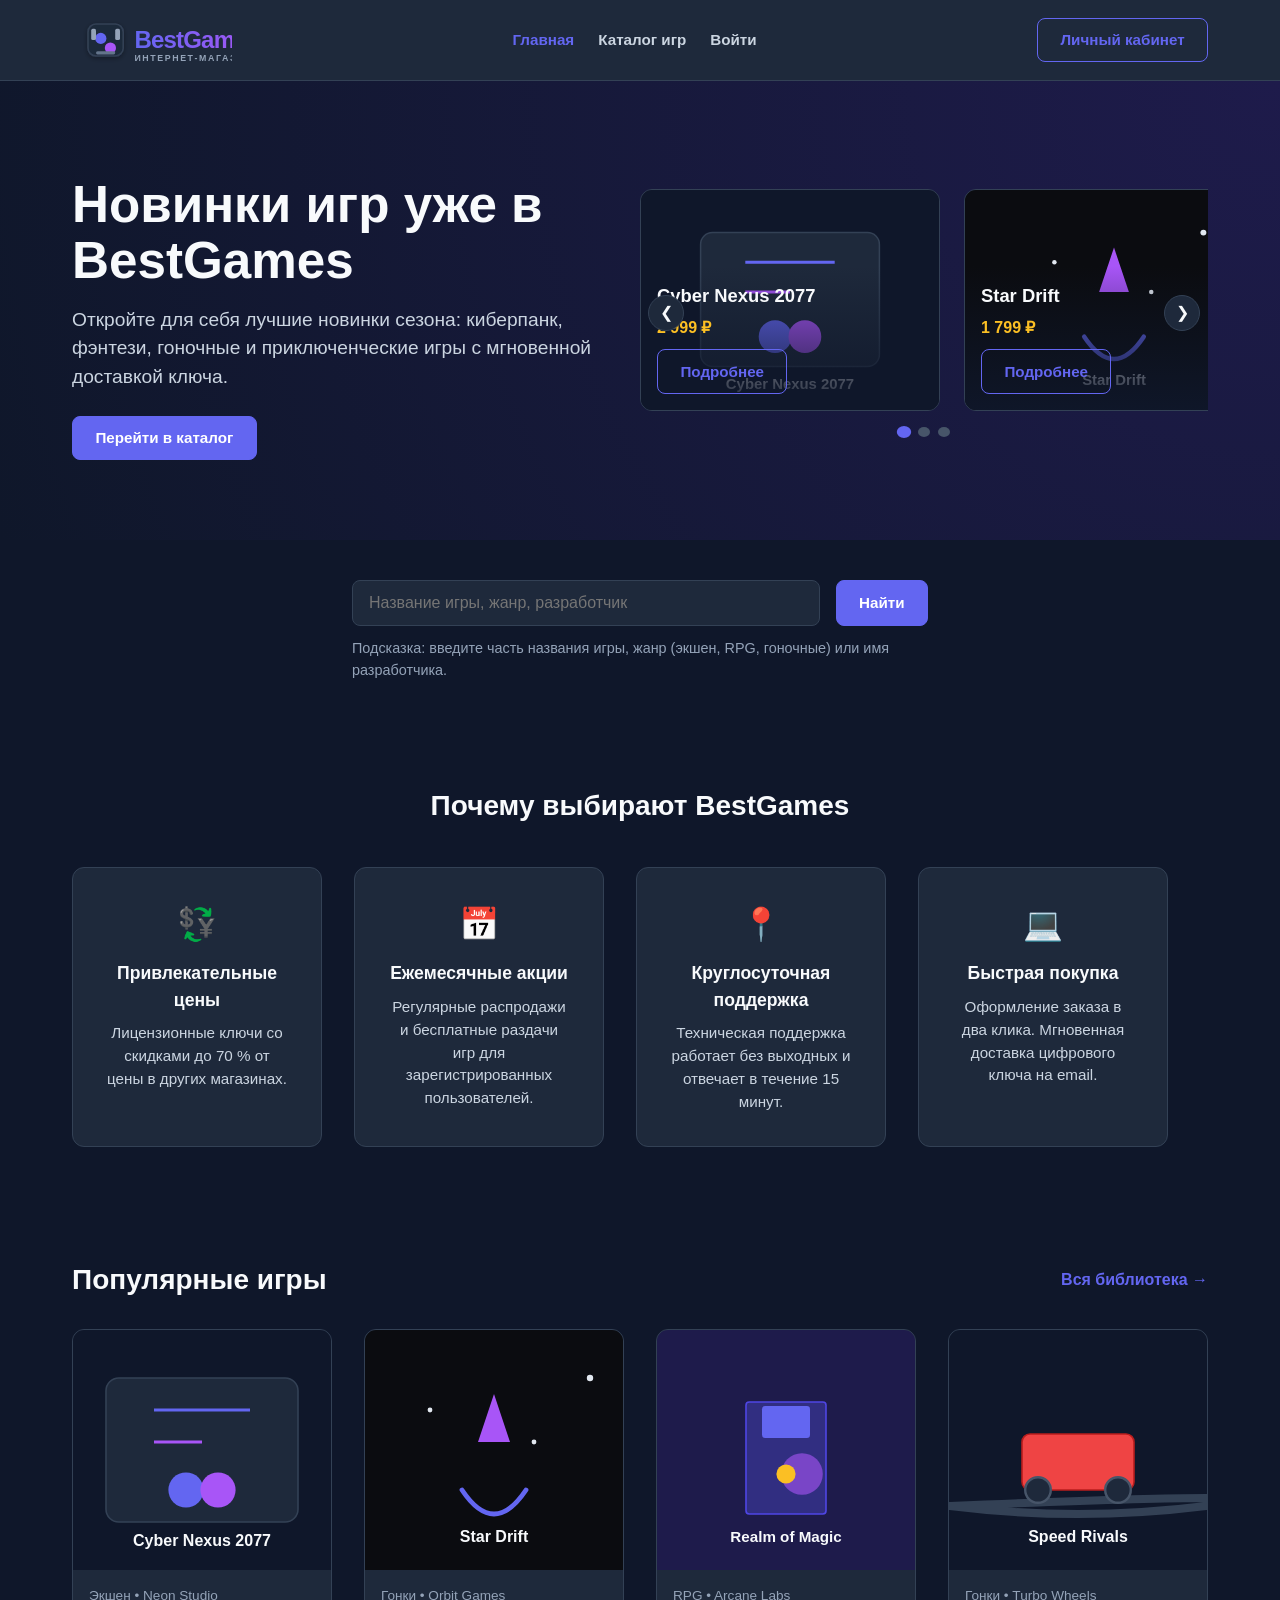
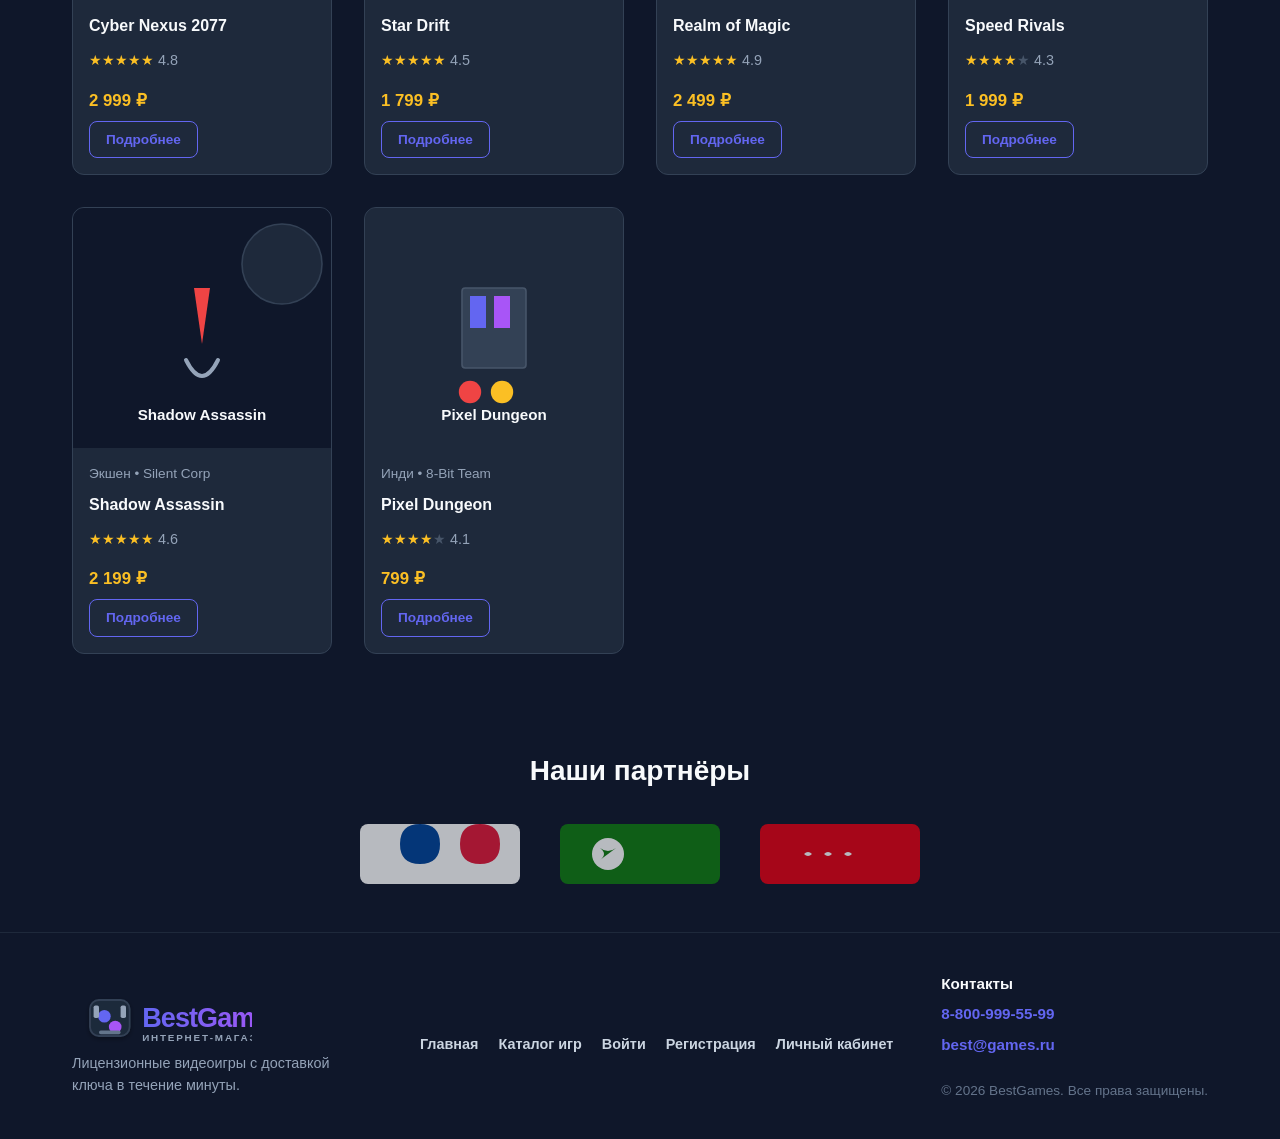
<file: index.html>
<!DOCTYPE html>
<html lang="ru">
<head>
  <meta charset="UTF-8">
  <meta name="viewport" content="width=device-width, initial-scale=1.0">
  <title>BestGames — интернет-магазин видеоигр</title>
  <meta name="description" content="Купить лицензионные видеоигры по выгодным ценам. Лучшие новинки и хиты продаж в каталоге BestGames.">
  <link rel="preload" as="image" href="img/logo.svg">
  <link rel="stylesheet" href="css/style.css">
  <link rel="stylesheet" href="css/responsive.css">
  <!-- Подключение шрифтов Open Sans (задаётся в CSS через font-family с фолбэком) -->
</head>
<body>
  <!-- ===== HEADER ===== -->
  <header class="header">
    <div class="container header__container">
      <a href="index.html" class="header__logo link">
        <img src="img/logo.svg" alt="Логотип BestGames" class="header__logo-img" width="200" height="60">
      </a>
      <nav class="nav header__nav">
        <ul class="nav__list list-reset">
          <li class="nav__item"><a href="index.html" class="nav__link link active">Главная</a></li>
          <li class="nav__item"><a href="catalog.html" class="nav__link link">Каталог игр</a></li>
          <li class="nav__item"><a href="login.html" class="nav__link link">Войти</a></li>
        </ul>
      </nav>
      <div class="header__actions">
        <a href="profile.html" class="btn btn--outline header__btn link">Личный кабинет</a>
        <button class="burger" aria-label="Открыть меню" aria-expanded="false" aria-controls="mobile-menu">
          <span class="burger__line"></span>
          <span class="burger__line"></span>
          <span class="burger__line"></span>
        </button>
      </div>
    </div>
    <!-- Мобильное меню (бургер) -->
    <nav class="mobile-nav" id="mobile-menu" hidden>
      <div class="container mobile-nav__container">
        <ul class="mobile-nav__list list-reset">
          <li class="mobile-nav__item"><a href="index.html" class="mobile-nav__link link">Главная</a></li>
          <li class="mobile-nav__item"><a href="catalog.html" class="mobile-nav__link link">Каталог игр</a></li>
          <li class="mobile-nav__item"><a href="login.html" class="mobile-nav__link link">Войти</a></li>
          <li class="mobile-nav__item"><a href="profile.html" class="mobile-nav__link link">Личный кабинет</a></li>
        </ul>
      </div>
    </nav>
  </header>

  <main>
    <!-- ===== HERO / СЛАЙДЕР (Новинки игр) ===== -->
    <section class="hero">
      <div class="container hero__container">
        <div class="hero__content">
          <h1 class="hero__title">Новинки игр уже в BestGames</h1>
          <p class="hero__desc">Откройте для себя лучшие новинки сезона: киберпанк, фэнтези, гоночные и приключенческие игры с мгновенной доставкой ключа.</p>
          <a href="catalog.html" class="btn btn--primary hero__btn link">Перейти в каталог</a>
        </div>
        <div class="hero__slider">
          <div class="slider" aria-label="Слайдер новинок игр">
            <div class="slider__track">
              <div class="slider__slide">
                <img src="img/games/game1.svg" alt="Игра Cyber Nexus 2077" class="slider__img">
                <div class="slider__card">
                  <h3 class="slider__title">Cyber Nexus 2077</h3>
                  <p class="slider__price">2 999 ₽</p>
                  <a href="catalog.html" class="btn btn--outline slider__btn link">Подробнее</a>
                </div>
              </div>
              <div class="slider__slide">
                <img src="img/games/game2.svg" alt="Игра Star Drift" class="slider__img">
                <div class="slider__card">
                  <h3 class="slider__title">Star Drift</h3>
                  <p class="slider__price">1 799 ₽</p>
                  <a href="catalog.html" class="btn btn--outline slider__btn link">Подробнее</a>
                </div>
              </div>
              <div class="slider__slide">
                <img src="img/games/game3.svg" alt="Игра Realm of Magic" class="slider__img">
                <div class="slider__card">
                  <h3 class="slider__title">Realm of Magic</h3>
                  <p class="slider__price">2 499 ₽</p>
                  <a href="catalog.html" class="btn btn--outline slider__btn link">Подробнее</a>
                </div>
              </div>
            </div>
            <!-- Индикация активного слайда (точки навигации) -->
            <div class="slider__indicators" aria-label="Навигация слайдера">
              <button class="slider__indicator slider__indicator--active" aria-label="Слайд 1 из 3" aria-current="true"></button>
              <button class="slider__indicator" aria-label="Слайд 2 из 3"></button>
              <button class="slider__indicator" aria-label="Слайд 3 из 3"></button>
            </div>
            <button class="slider__btn-prev slider__control" aria-label="Предыдущий слайд">&#10094;</button>
            <button class="slider__btn-next slider__control" aria-label="Следующий слайд">&#10095;</button>
          </div>
        </div>
      </div>
    </section>

    <!-- ===== СЕКЦИЯ БЫСТРОГО ПОИСКА ===== -->
    <section class="search">
      <div class="container search__container">
        <h2 class="search__title visually-hidden">Быстрый поиск игр</h2>
        <form class="search__form" action="catalog.html" method="GET" novalidate>
          <label class="search__label" for="quick-search">Поиск игр</label>
          <input type="search" id="quick-search" name="q" class="search__input"
                 placeholder="Название игры, жанр, разработчик" aria-label="Поиск игр" required>
          <button type="submit" class="btn btn--primary search__btn link">Найти</button>
        </form>
        <p class="search__hint">Подсказка: введите часть названия игры, жанр (экшен, RPG, гоночные) или имя разработчика.</p>
      </div>
    </section>

    <!-- ===== ПРЕИМУЩЕСТВА МАРКЕТПЛЕЙСА ===== -->
    <section class="advantages">
      <div class="container advantages__container">
        <h2 class="advantages__title">Почему выбирают BestGames</h2>
        <ul class="advantages__list list-reset">
          <li class="advantages__item">
            <span class="advantages__emoji">&#128177;</span>
            <h3 class="advantages__item-title">Привлекательные цены</h3>
            <p class="advantages__item-text">Лицензионные ключи со скидками до 70 % от цены в других магазинах.</p>
          </li>
          <li class="advantages__item">
            <span class="advantages__emoji">&#128197;</span>
            <h3 class="advantages__item-title">Ежемесячные акции</h3>
            <p class="advantages__item-text">Регулярные распродажи и бесплатные раздачи игр для зарегистрированных пользователей.</p>
          </li>
          <li class="advantages__item">
            <span class="advantages__emoji">&#128205;</span>
            <h3 class="advantages__item-title">Круглосуточная поддержка</h3>
            <p class="advantages__item-text">Техническая поддержка работает без выходных и отвечает в течение 15 минут.</p>
          </li>
          <li class="advantages__item">
            <span class="advantages__emoji">&#128187;</span>
            <h3 class="advantages__item-title">Быстрая покупка</h3>
            <p class="advantages__item-text">Оформление заказа в два клика. Мгновенная доставка цифрового ключа на email.</p>
          </li>
        </ul>
      </div>
    </section>

    <!-- ===== ПОПУЛЯРНЫЕ ИГРЫ (КАРТОЧКИ КАТАЛОГА) ===== -->
    <section class="catalog">
      <div class="container catalog__container">
        <div class="catalog__header">
          <h2 class="catalog__title">Популярные игры</h2>
          <a href="catalog.html" class="catalog__more link">Вся библиотека &rarr;</a>
        </div>
        <ul class="catalog__grid list-reset" id="catalogGrid">
          <!-- Карточки игр подставляются скриптом js/catalog.js -->
        </ul>
      </div>
    </section>

    <!-- ===== ПАРТНЁРЫ ===== -->
    <section class="partners">
      <div class="container partners__container">
        <h2 class="partners__title">Наши партнёры</h2>
        <ul class="partners__list list-reset partners__grid">
          <li class="partners__item">
            <img src="img/partners/partner1.svg" alt="Логотип партнёра PlayStation" class="partners__logo" width="160" height="60">
          </li>
          <li class="partners__item">
            <img src="img/partners/partner2.svg" alt="Логотип партнёра Xbox" class="partners__logo" width="160" height="60">
          </li>
          <li class="partners__item">
            <img src="img/partners/partner3.svg" alt="Логотип партнёра Nintendo" class="partners__logo" width="160" height="60">
          </li>
        </ul>
      </div>
    </section>
  </main>

  <!-- ===== FOOTER ===== -->
  <footer class="footer">
    <div class="container footer__container">
      <div class="footer__brand">
        <img src="img/logo.svg" alt="Логотип BestGames" class="footer__logo" width="180" height="54">
        <p class="footer__slogan">Лицензионные видеоигры с доставкой ключа в течение минуты.</p>
      </div>
      <nav class="footer__nav">
        <ul class="footer__nav-list list-reset">
          <li class="footer__nav-item"><a href="index.html" class="footer__nav-link link">Главная</a></li>
          <li class="footer__nav-item"><a href="catalog.html" class="footer__nav-link link">Каталог игр</a></li>
          <li class="footer__nav-item"><a href="login.html" class="footer__nav-link link">Войти</a></li>
          <li class="footer__nav-item"><a href="register.html" class="footer__nav-link link">Регистрация</a></li>
          <li class="footer__nav-item"><a href="profile.html" class="footer__nav-link link">Личный кабинет</a></li>
        </ul>
      </nav>
      <div class="footer__contacts">
        <h3 class="footer__contacts-title">Контакты</h3>
        <a href="tel:88009995599" class="footer__phone link">8-800-999-55-99</a>
        <a href="mailto:best@games.ru" class="footer__email link">best@games.ru</a>
        <p class="footer__copy">&copy; 2026 BestGames. Все права защищены.</p>
      </div>
    </div>
  </footer>

  <script src="js/main.js"></script>
  <script src="js/catalog.js"></script>
</body>
</html>
</file>
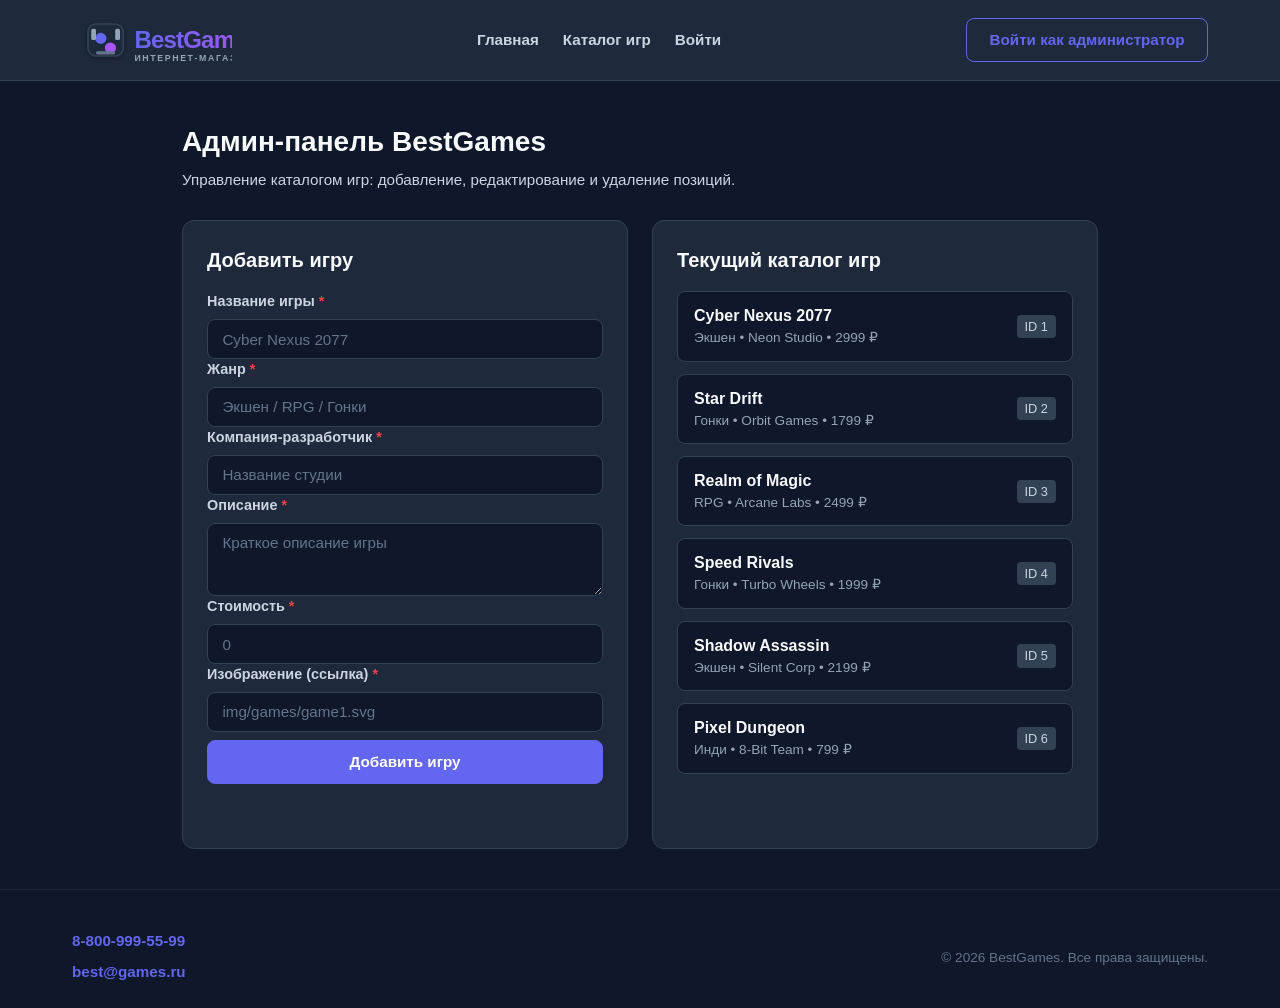
<file: admin.html>
<!DOCTYPE html>
<html lang="ru">
<head>
  <meta charset="UTF-8">
  <meta name="viewport" content="width=device-width, initial-scale=1.0">
  <title>Админ-панель — BestGames</title>
  <meta name="description" content="Административная панель управления каталогом игр интернет-магазина BestGames.">
  <link rel="preload" as="image" href="img/logo.svg">
  <link rel="stylesheet" href="css/style.css">
  <link rel="stylesheet" href="css/responsive.css">
</head>
<body>
  <header class="header">
    <div class="container header__container">
      <a href="index.html" class="header__logo link">
        <img src="img/logo.svg" alt="Логотип BestGames" class="header__logo-img" width="200" height="60">
      </a>
      <nav class="nav header__nav">
        <ul class="nav__list list-reset">
          <li class="nav__item"><a href="index.html" class="nav__link link">Главная</a></li>
          <li class="nav__item"><a href="catalog.html" class="nav__link link">Каталог игр</a></li>
          <li class="nav__item"><a href="login.html" class="nav__link link">Войти</a></li>
        </ul>
      </nav>
      <a href="login.html" class="btn btn--outline header__btn link">Войти как администратор</a>
    </div>
  </header>

  <main class="admin-page">
    <div class="container admin-page__container">
      <div class="admin-header">
        <h1 class="admin-header__title">Админ-панель BestGames</h1>
        <p class="admin-header__desc">Управление каталогом игр: добавление, редактирование и удаление позиций.</p>
      </div>
      <div class="admin-grid">
        <!-- Форма добавления игры -->
        <div class="admin-card add-game-card">
          <h2 class="admin-card__title">Добавить игру</h2>
          <form id="addGameForm" class="admin-card__form" novalidate>
            <div class="form__group">
              <label class="form__label" for="adminTitle">Название игры <span class="form__req">*</span></label>
              <input type="text" id="adminTitle" name="title" class="form__input" placeholder="Cyber Nexus 2077" required>
            </div>
            <div class="form__group">
              <label class="form__label" for="adminGenre">Жанр <span class="form__req">*</span></label>
              <input type="text" id="adminGenre" name="genre" class="form__input" placeholder="Экшен / RPG / Гонки" required>
            </div>
            <div class="form__group">
              <label class="form__label" for="adminDeveloper">Компания-разработчик <span class="form__req">*</span></label>
              <input type="text" id="adminDeveloper" name="developer" class="form__input" placeholder="Название студии" required>
            </div>
            <div class="form__group">
              <label class="form__label" for="adminDescription">Описание <span class="form__req">*</span></label>
              <textarea id="adminDescription" name="description" class="form__input form__textarea" placeholder="Краткое описание игры" rows="3" required></textarea>
            </div>
            <div class="form__group">
              <label class="form__label" for="adminPrice">Стоимость <span class="form__req">*</span></label>
              <input type="number" id="adminPrice" name="price" class="form__input" min="0" placeholder="0" required>
            </div>
            <div class="form__group">
              <label class="form__label" for="adminImage">Изображение (ссылка) <span class="form__req">*</span></label>
              <input type="url" id="adminImage" name="image" class="form__input" placeholder="img/games/game1.svg" required>
            </div>
            <div class="form__actions">
              <button type="submit" class="btn btn--primary btn--full admin-card__btn link">Добавить игру</button>
            </div>
          </form>
          <div id="adminMessage" class="admin-message"></div>
        </div>

        <!-- Список игр (превью каталога) -->
        <div class="admin-card games-list-card">
          <h2 class="admin-card__title">Текущий каталог игр</h2>
          <ul class="games-list list-reset" id="adminGamesList">
            <!-- Игры подгружаются скриптом js/main.js -->
          </ul>
        </div>
      </div>
    </div>
  </main>

  <footer class="footer">
    <div class="container footer__container">
      <div class="footer__contacts">
        <h3 class="footer__contacts-title visually-hidden">Контакты</h3>
        <a href="tel:88009995599" class="footer__phone link">8-800-999-55-99</a>
        <a href="mailto:best@games.ru" class="footer__email link">best@games.ru</a>
      </div>
      <p class="footer__copy">&copy; 2026 BestGames. Все права защищены.</p>
    </div>
  </footer>

  <script src="js/main.js"></script>
</body>
</html>
</file>
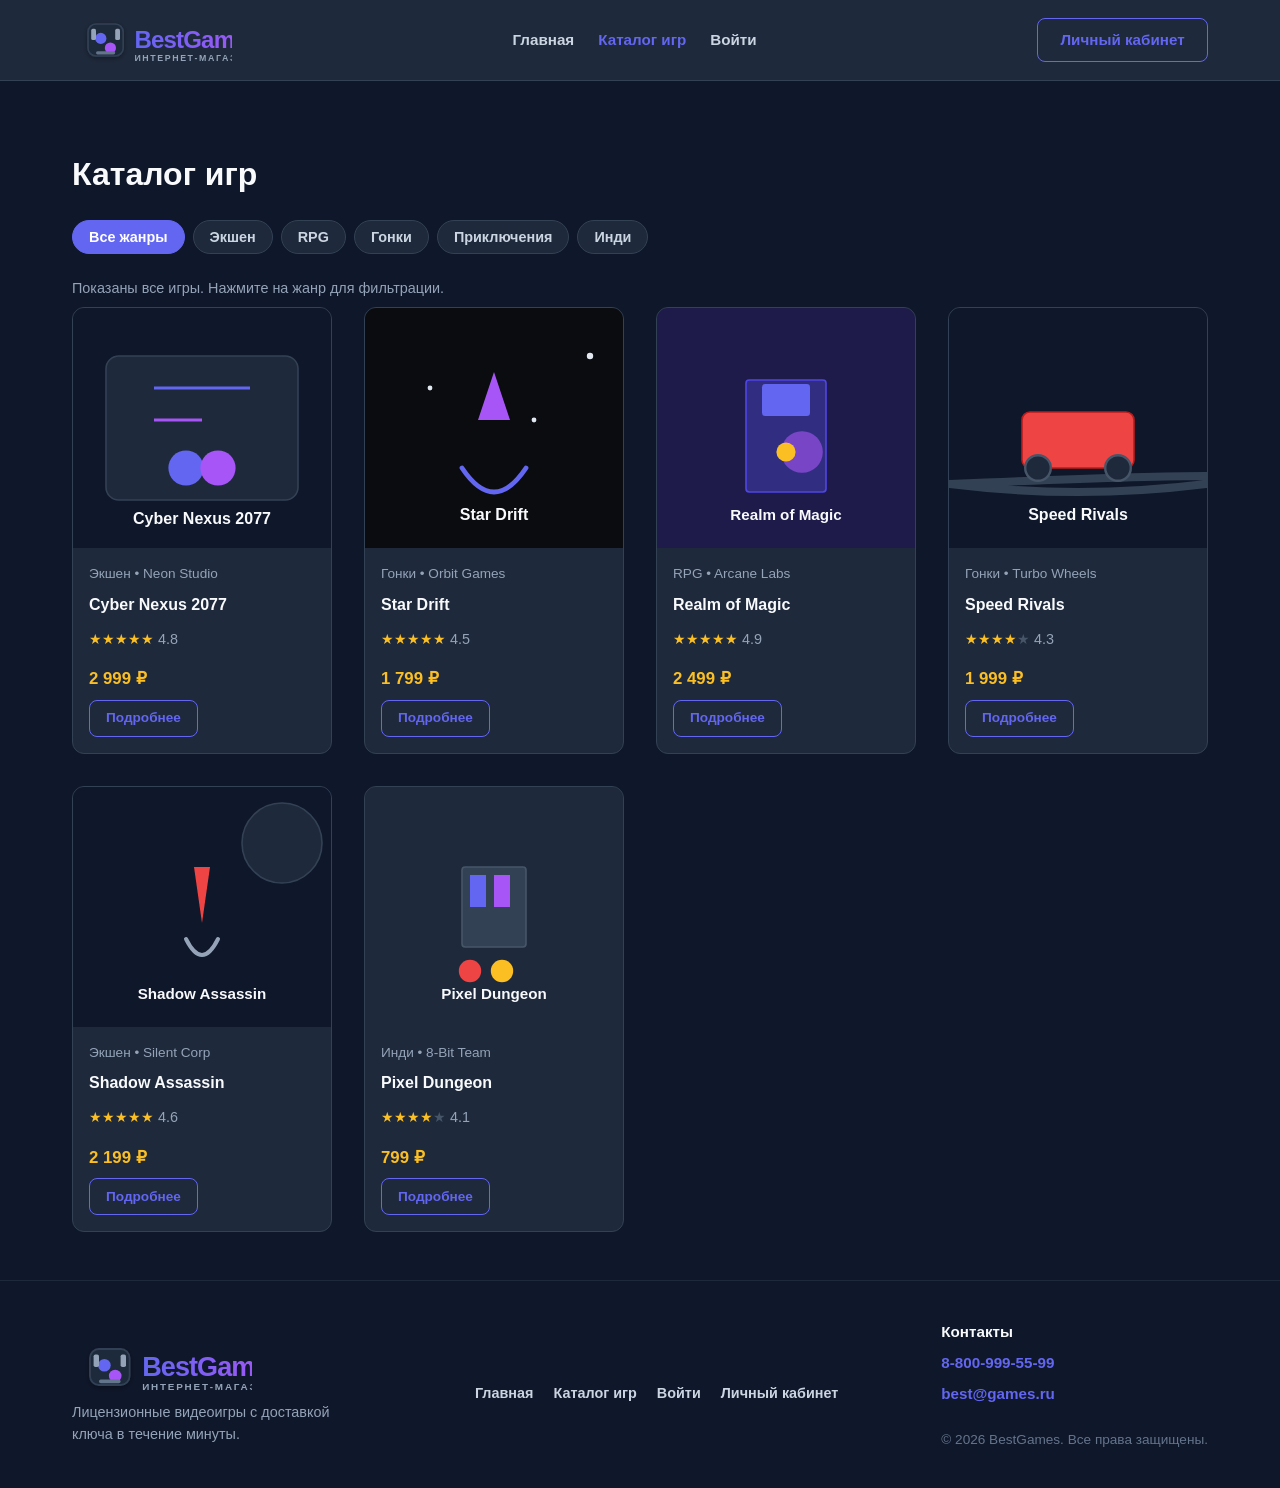
<file: catalog.html>
<!DOCTYPE html>
<html lang="ru">
<head>
  <meta charset="UTF-8">
  <meta name="viewport" content="width=device-width, initial-scale=1.0">
  <title>Каталог игр — BestGames</title>
  <meta name="description" content="Каталог видеоигр BestGames с фильтрацией по жанрам.">
  <link rel="preload" as="image" href="img/logo.svg">
  <link rel="stylesheet" href="css/style.css">
  <link rel="stylesheet" href="css/responsive.css">
</head>
<body>
  <header class="header">
    <div class="container header__container">
      <a href="index.html" class="header__logo link">
        <img src="img/logo.svg" alt="Логотип BestGames" class="header__logo-img" width="200" height="60">
      </a>
      <nav class="nav header__nav">
        <ul class="nav__list list-reset">
          <li class="nav__item"><a href="index.html" class="nav__link link">Главная</a></li>
          <li class="nav__item"><a href="catalog.html" class="nav__link link active">Каталог игр</a></li>
          <li class="nav__item"><a href="login.html" class="nav__link link">Войти</a></li>
        </ul>
      </nav>
      <a href="profile.html" class="btn btn--outline header__btn link">Личный кабинет</a>
    </div>
  </header>

  <main class="catalog-page">
    <div class="container catalog-page__container">
      <h1 class="catalog-page__title">Каталог игр</h1>
      <!-- Фильтрация по жанрам (десктопная версия) -->
      <div class="catalog-filters" id="catalogFilters">
        <h2 class="catalog-filters__title visually-hidden">Фильтрация по жанрам</h2>
        <button class="filter-btn filter-btn--active" data-genre="all">Все жанры</button>
        <button class="filter-btn" data-genre="action">Экшен</button>
        <button class="filter-btn" data-genre="rpg">RPG</button>
        <button class="filter-btn" data-genre="racing">Гонки</button>
        <button class="filter-btn" data-genre="adventure">Приключения</button>
        <button class="filter-btn" data-genre="indie">Инди</button>
      </div>
      <p class="catalog-filters__hint" id="filterHint">Показаны все игры. Нажмите на жанр для фильтрации.</p>
      <ul class="catalog__grid list-reset" id="catalogGrid">
        <!-- Карточки игр подставляются скриптом js/catalog.js -->
      </ul>
    </div>
  </main>

  <footer class="footer">
    <div class="container footer__container">
      <div class="footer__brand">
        <img src="img/logo.svg" alt="Логотип BestGames" class="footer__logo" width="180" height="54">
        <p class="footer__slogan">Лицензионные видеоигры с доставкой ключа в течение минуты.</p>
      </div>
      <nav class="footer__nav">
        <ul class="footer__nav-list list-reset">
          <li class="footer__nav-item"><a href="index.html" class="footer__nav-link link">Главная</a></li>
          <li class="footer__nav-item"><a href="catalog.html" class="footer__nav-link link">Каталог игр</a></li>
          <li class="footer__nav-item"><a href="login.html" class="footer__nav-link link">Войти</a></li>
          <li class="footer__nav-item"><a href="profile.html" class="footer__nav-link link">Личный кабинет</a></li>
        </ul>
      </nav>
      <div class="footer__contacts">
        <h3 class="footer__contacts-title">Контакты</h3>
        <a href="tel:88009995599" class="footer__phone link">8-800-999-55-99</a>
        <a href="mailto:best@games.ru" class="footer__email link">best@games.ru</a>
        <p class="footer__copy">&copy; 2026 BestGames. Все права защищены.</p>
      </div>
    </div>
  </footer>

  <script src="js/main.js"></script>
  <script src="js/catalog.js"></script>
</body>
</html>
</file>
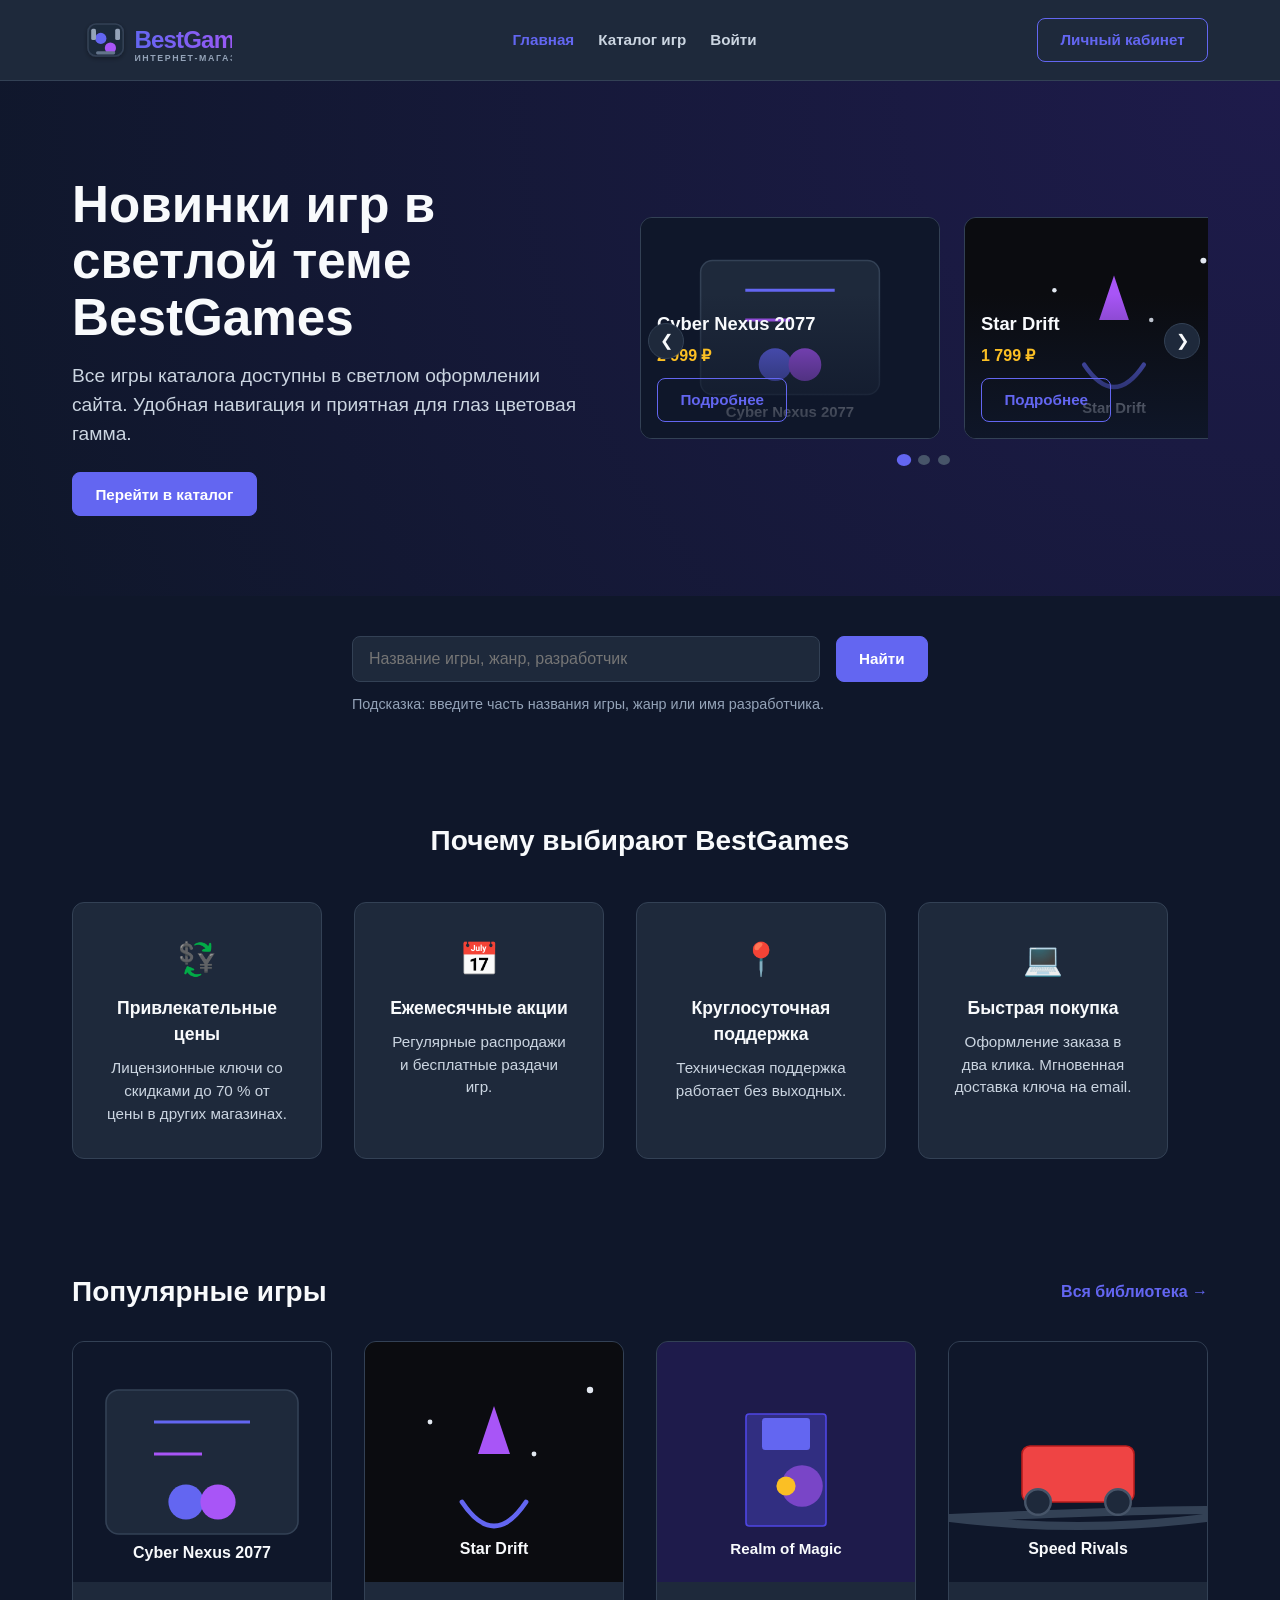
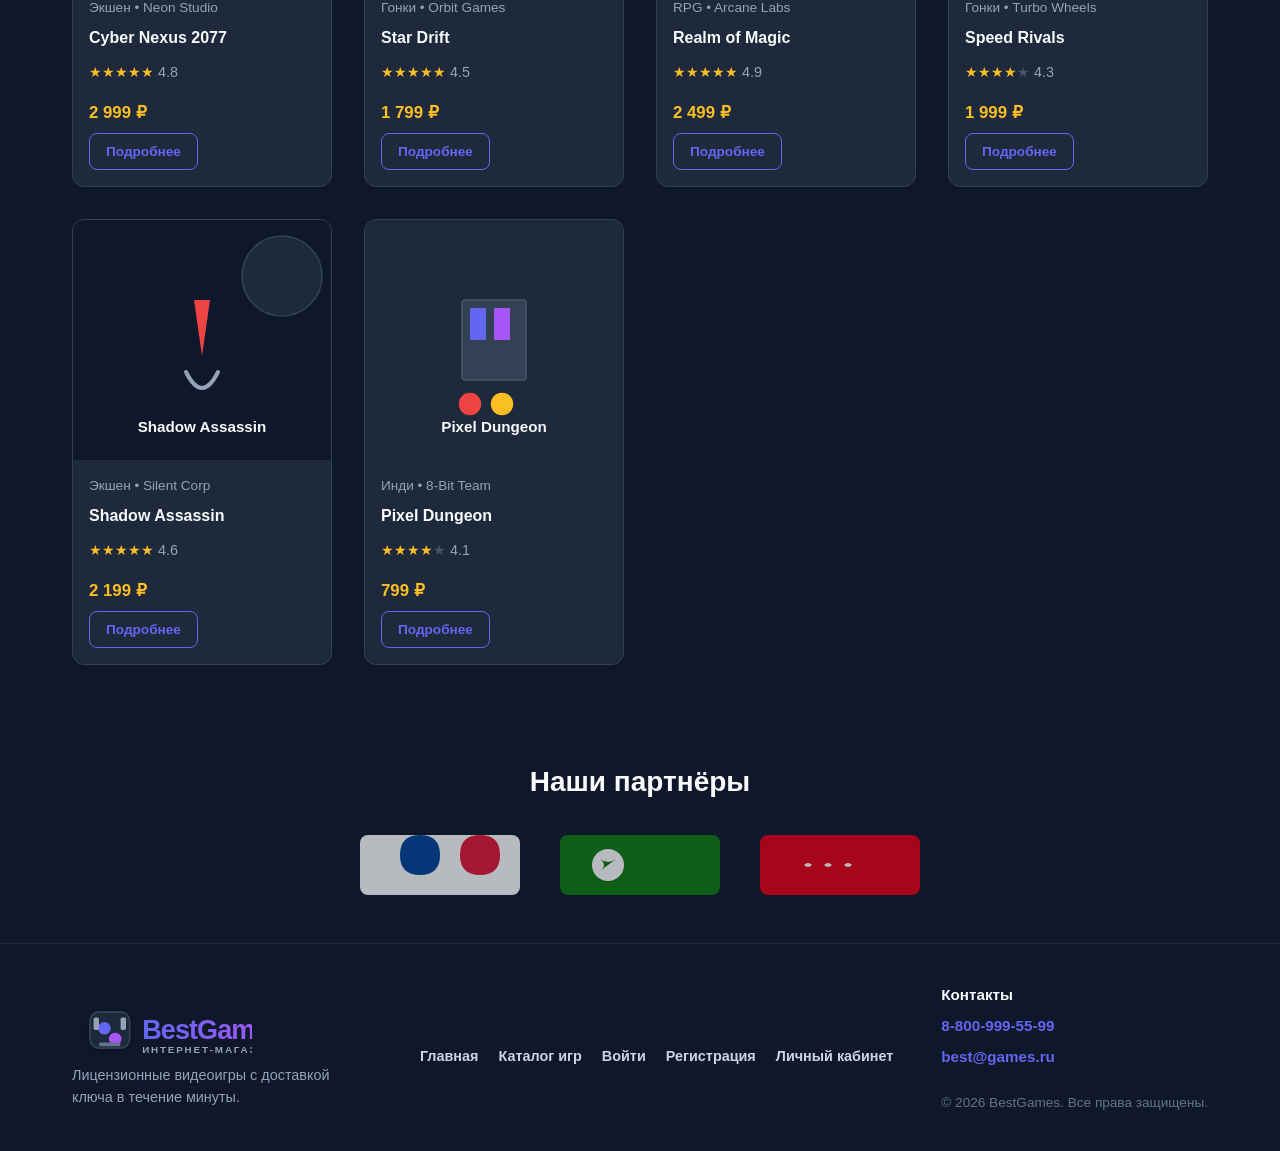
<file: index_light.html>
<!DOCTYPE html>
<html lang="ru">
<head>
  <meta charset="UTF-8">
  <meta name="viewport" content="width=device-width, initial-scale=1.0">
  <title>BestGames — интернет-магазин видеоигр (светлая тема)</title>
  <meta name="description" content="BestGames — светлая версия главной страницы интернет-магазина видеоигр.">
  <link rel="preload" as="image" href="img/logo.svg">
  <link rel="stylesheet" href="css/style.css">
  <link rel="stylesheet" href="css/light.css">
  <link rel="stylesheet" href="css/responsive.css">
</head>
<body class="theme-light">
  <!-- ===== HEADER (светлая тема) ===== -->
  <header class="header">
    <div class="container header__container">
      <a href="index_light.html" class="header__logo link">
        <img src="img/logo.svg" alt="Логотип BestGames" class="header__logo-img" width="200" height="60">
      </a>
      <nav class="nav header__nav">
        <ul class="nav__list list-reset">
          <li class="nav__item"><a href="index_light.html" class="nav__link link active">Главная</a></li>
          <li class="nav__item"><a href="catalog.html" class="nav__link link">Каталог игр</a></li>
          <li class="nav__item"><a href="login.html" class="nav__link link">Войти</a></li>
        </ul>
      </nav>
      <div class="header__actions">
        <a href="profile.html" class="btn btn--outline header__btn link">Личный кабинет</a>
        <button class="burger" aria-label="Открыть меню" aria-expanded="false" aria-controls="mobile-menu-light">
          <span class="burger__line"></span>
          <span class="burger__line"></span>
          <span class="burger__line"></span>
        </button>
      </div>
    </div>
    <nav class="mobile-nav" id="mobile-menu-light" hidden>
      <div class="container mobile-nav__container">
        <ul class="mobile-nav__list list-reset">
          <li class="mobile-nav__item"><a href="index_light.html" class="mobile-nav__link link">Главная</a></li>
          <li class="mobile-nav__item"><a href="catalog.html" class="mobile-nav__link link">Каталог игр</a></li>
          <li class="mobile-nav__item"><a href="login.html" class="mobile-nav__link link">Войти</a></li>
          <li class="mobile-nav__item"><a href="profile.html" class="mobile-nav__link link">Личный кабинет</a></li>
        </ul>
      </div>
    </nav>
  </header>

  <main>
    <!-- ===== HERO / СЛАЙДЕР ===== -->
    <section class="hero">
      <div class="container hero__container">
        <div class="hero__content">
          <h1 class="hero__title">Новинки игр в светлой теме BestGames</h1>
          <p class="hero__desc">Все игры каталога доступны в светлом оформлении сайта. Удобная навигация и приятная для глаз цветовая гамма.</p>
          <a href="catalog.html" class="btn btn--primary hero__btn link">Перейти в каталог</a>
        </div>
        <div class="hero__slider">
          <div class="slider" aria-label="Слайдер новинок игр">
            <div class="slider__track">
              <div class="slider__slide">
                <img src="img/games/game1.svg" alt="Игра Cyber Nexus 2077" class="slider__img">
                <div class="slider__card">
                  <h3 class="slider__title">Cyber Nexus 2077</h3>
                  <p class="slider__price">2 999 ₽</p>
                  <a href="catalog.html" class="btn btn--outline slider__btn link">Подробнее</a>
                </div>
              </div>
              <div class="slider__slide">
                <img src="img/games/game2.svg" alt="Игра Star Drift" class="slider__img">
                <div class="slider__card">
                  <h3 class="slider__title">Star Drift</h3>
                  <p class="slider__price">1 799 ₽</p>
                  <a href="catalog.html" class="btn btn--outline slider__btn link">Подробнее</a>
                </div>
              </div>
              <div class="slider__slide">
                <img src="img/games/game3.svg" alt="Игра Realm of Magic" class="slider__img">
                <div class="slider__card">
                  <h3 class="slider__title">Realm of Magic</h3>
                  <p class="slider__price">2 499 ₽</p>
                  <a href="catalog.html" class="btn btn--outline slider__btn link">Подробнее</a>
                </div>
              </div>
            </div>
            <div class="slider__indicators" aria-label="Навигация слайдера">
              <button class="slider__indicator slider__indicator--active" aria-label="Слайд 1 из 3" aria-current="true"></button>
              <button class="slider__indicator" aria-label="Слайд 2 из 3"></button>
              <button class="slider__indicator" aria-label="Слайд 3 из 3"></button>
            </div>
            <button class="slider__btn-prev slider__control" aria-label="Предыдущий слайд">&#10094;</button>
            <button class="slider__btn-next slider__control" aria-label="Следующий слайд">&#10095;</button>
          </div>
        </div>
      </div>
    </section>

    <!-- ===== БЫСТРЫЙ ПОИСК ===== -->
    <section class="search">
      <div class="container search__container">
        <h2 class="search__title visually-hidden">Быстрый поиск игр</h2>
        <form class="search__form" action="catalog.html" method="GET" novalidate>
          <label class="search__label" for="quick-search-light">Поиск игр</label>
          <input type="search" id="quick-search-light" name="q" class="search__input"
                 placeholder="Название игры, жанр, разработчик" aria-label="Поиск игр" required>
          <button type="submit" class="btn btn--primary search__btn link">Найти</button>
        </form>
        <p class="search__hint">Подсказка: введите часть названия игры, жанр или имя разработчика.</p>
      </div>
    </section>

    <!-- ===== ПРЕИМУЩЕСТВА ===== -->
    <section class="advantages">
      <div class="container advantages__container">
        <h2 class="advantages__title">Почему выбирают BestGames</h2>
        <ul class="advantages__list list-reset">
          <li class="advantages__item">
            <span class="advantages__emoji">&#128177;</span>
            <h3 class="advantages__item-title">Привлекательные цены</h3>
            <p class="advantages__item-text">Лицензионные ключи со скидками до 70 % от цены в других магазинах.</p>
          </li>
          <li class="advantages__item">
            <span class="advantages__emoji">&#128197;</span>
            <h3 class="advantages__item-title">Ежемесячные акции</h3>
            <p class="advantages__item-text">Регулярные распродажи и бесплатные раздачи игр.</p>
          </li>
          <li class="advantages__item">
            <span class="advantages__emoji">&#128205;</span>
            <h3 class="advantages__item-title">Круглосуточная поддержка</h3>
            <p class="advantages__item-text">Техническая поддержка работает без выходных.</p>
          </li>
          <li class="advantages__item">
            <span class="advantages__emoji">&#128187;</span>
            <h3 class="advantages__item-title">Быстрая покупка</h3>
            <p class="advantages__item-text">Оформление заказа в два клика. Мгновенная доставка ключа на email.</p>
          </li>
        </ul>
      </div>
    </section>

    <!-- ===== ПОПУЛЯРНЫЕ ИГРЫ ===== -->
    <section class="catalog">
      <div class="container catalog__container">
        <div class="catalog__header">
          <h2 class="catalog__title">Популярные игры</h2>
          <a href="catalog.html" class="catalog__more link">Вся библиотека &rarr;</a>
        </div>
        <ul class="catalog__grid list-reset" id="catalogGridLight"></ul>
      </div>
    </section>

    <!-- ===== ПАРТНЁРЫ ===== -->
    <section class="partners">
      <div class="container partners__container">
        <h2 class="partners__title">Наши партнёры</h2>
        <ul class="partners__list list-reset partners__grid">
          <li class="partners__item"><img src="img/partners/partner1.svg" alt="Логотип партнёра PlayStation" class="partners__logo" width="160" height="60"></li>
          <li class="partners__item"><img src="img/partners/partner2.svg" alt="Логотип партнёра Xbox" class="partners__logo" width="160" height="60"></li>
          <li class="partners__item"><img src="img/partners/partner3.svg" alt="Логотип партнёра Nintendo" class="partners__logo" width="160" height="60"></li>
        </ul>
      </div>
    </section>
  </main>

  <!-- ===== FOOTER (светлая тема) ===== -->
  <footer class="footer">
    <div class="container footer__container">
      <div class="footer__brand">
        <img src="img/logo.svg" alt="Логотип BestGames" class="footer__logo" width="180" height="54">
        <p class="footer__slogan">Лицензионные видеоигры с доставкой ключа в течение минуты.</p>
      </div>
      <nav class="footer__nav">
        <ul class="footer__nav-list list-reset">
          <li class="footer__nav-item"><a href="index_light.html" class="footer__nav-link link">Главная</a></li>
          <li class="footer__nav-item"><a href="catalog.html" class="footer__nav-link link">Каталог игр</a></li>
          <li class="footer__nav-item"><a href="login.html" class="footer__nav-link link">Войти</a></li>
          <li class="footer__nav-item"><a href="register.html" class="footer__nav-link link">Регистрация</a></li>
          <li class="footer__nav-item"><a href="profile.html" class="footer__nav-link link">Личный кабинет</a></li>
        </ul>
      </nav>
      <div class="footer__contacts">
        <h3 class="footer__contacts-title">Контакты</h3>
        <a href="tel:88009995599" class="footer__phone link">8-800-999-55-99</a>
        <a href="mailto:best@games.ru" class="footer__email link">best@games.ru</a>
        <p class="footer__copy">&copy; 2026 BestGames. Все права защищены.</p>
      </div>
    </div>
  </footer>

  <script src="js/main.js"></script>
  <script src="js/catalog.js"></script>
</body>
</html>
</file>
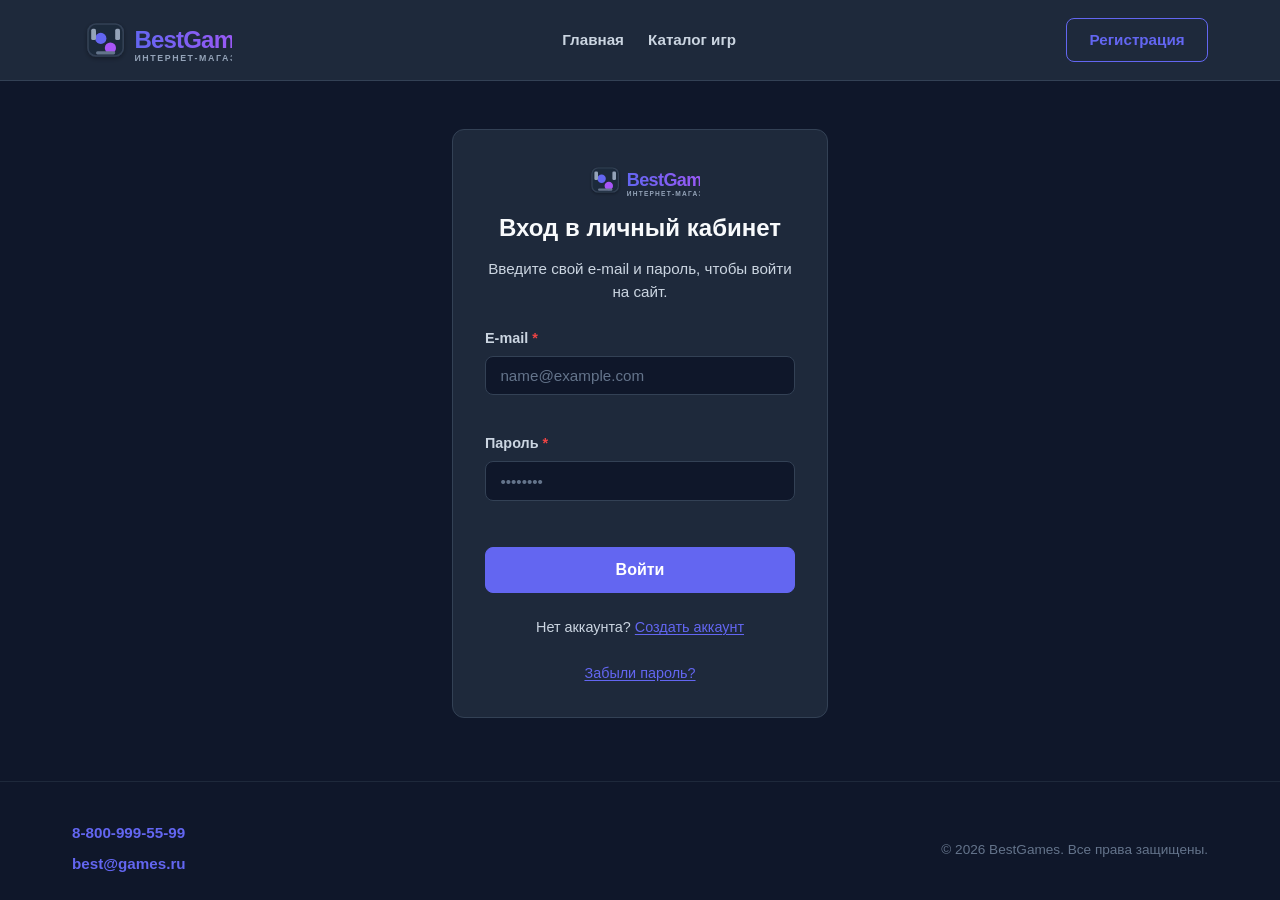
<file: login.html>
<!DOCTYPE html>
<html lang="ru">
<head>
  <meta charset="UTF-8">
  <meta name="viewport" content="width=device-width, initial-scale=1.0">
  <title>Вход — BestGames</title>
  <meta name="description" content="Авторизация пользователя в интернет-магазине BestGames.">
  <link rel="preload" as="image" href="img/logo.svg">
  <link rel="stylesheet" href="css/style.css">
  <link rel="stylesheet" href="css/responsive.css">
</head>
<body>
  <header class="header">
    <div class="container header__container">
      <a href="index.html" class="header__logo link">
        <img src="img/logo.svg" alt="Логотип BestGames" class="header__logo-img" width="200" height="60">
      </a>
      <nav class="nav header__nav">
        <ul class="nav__list list-reset">
          <li class="nav__item"><a href="index.html" class="nav__link link">Главная</a></li>
          <li class="nav__item"><a href="catalog.html" class="nav__link link">Каталог игр</a></li>
        </ul>
      </nav>
      <a href="register.html" class="btn btn--outline header__btn link">Регистрация</a>
    </div>
  </header>

  <main class="auth-page">
    <div class="container auth-page__container">
      <div class="auth-card">
        <div class="auth-card__brand">
          <img src="img/logo.svg" alt="Логотип BestGames" class="auth-card__logo" width="160" height="48">
          <h2 class="auth-card__title">Вход в личный кабинет</h2>
          <p class="auth-card__desc">Введите свой e-mail и пароль, чтобы войти на сайт.</p>
        </div>
        <form id="loginForm" class="auth-card__form" action="api/login.php" method="POST" novalidate>
          <div class="form__group">
            <label class="form__label" for="loginEmail">E-mail <span class="form__req">*</span></label>
            <input type="email" id="loginEmail" name="email" class="form__input"
                   placeholder="name@example.com" autocomplete="email" required>
            <span class="form__error" id="loginEmailError" aria-live="polite"></span>
          </div>
          <div class="form__group form__group--password">
            <label class="form__label" for="loginPassword">Пароль <span class="form__req">*</span></label>
            <input type="password" id="loginPassword" name="password" class="form__input"
                   placeholder="••••••••" autocomplete="current-password" required minlength="3">
            <span class="form__error" id="loginPasswordError" aria-live="polite"></span>
          </div>
          <div class="form__actions">
            <button type="submit" class="btn btn--primary btn--full auth-card__btn link">Войти</button>
          </div>
          <p class="auth-card__footer-text">
            Нет аккаунта? <a href="register.html" class="link link--inline">Создать аккаунт</a>
          </p>
          <p class="auth-card__footer-text">
            <a href="#" class="link link--inline">Забыли пароль?</a>
          </p>
        </form>
      </div>
    </div>
  </main>

  <footer class="footer">
    <div class="container footer__container">
      <div class="footer__contacts">
        <h3 class="footer__contacts-title visually-hidden">Контакты</h3>
        <a href="tel:88009995599" class="footer__phone link">8-800-999-55-99</a>
        <a href="mailto:best@games.ru" class="footer__email link">best@games.ru</a>
      </div>
      <p class="footer__copy">&copy; 2026 BestGames. Все права защищены.</p>
    </div>
  </footer>

  <script src="js/main.js"></script>
  <script src="js/auth.js"></script>
</body>
</html>
</file>
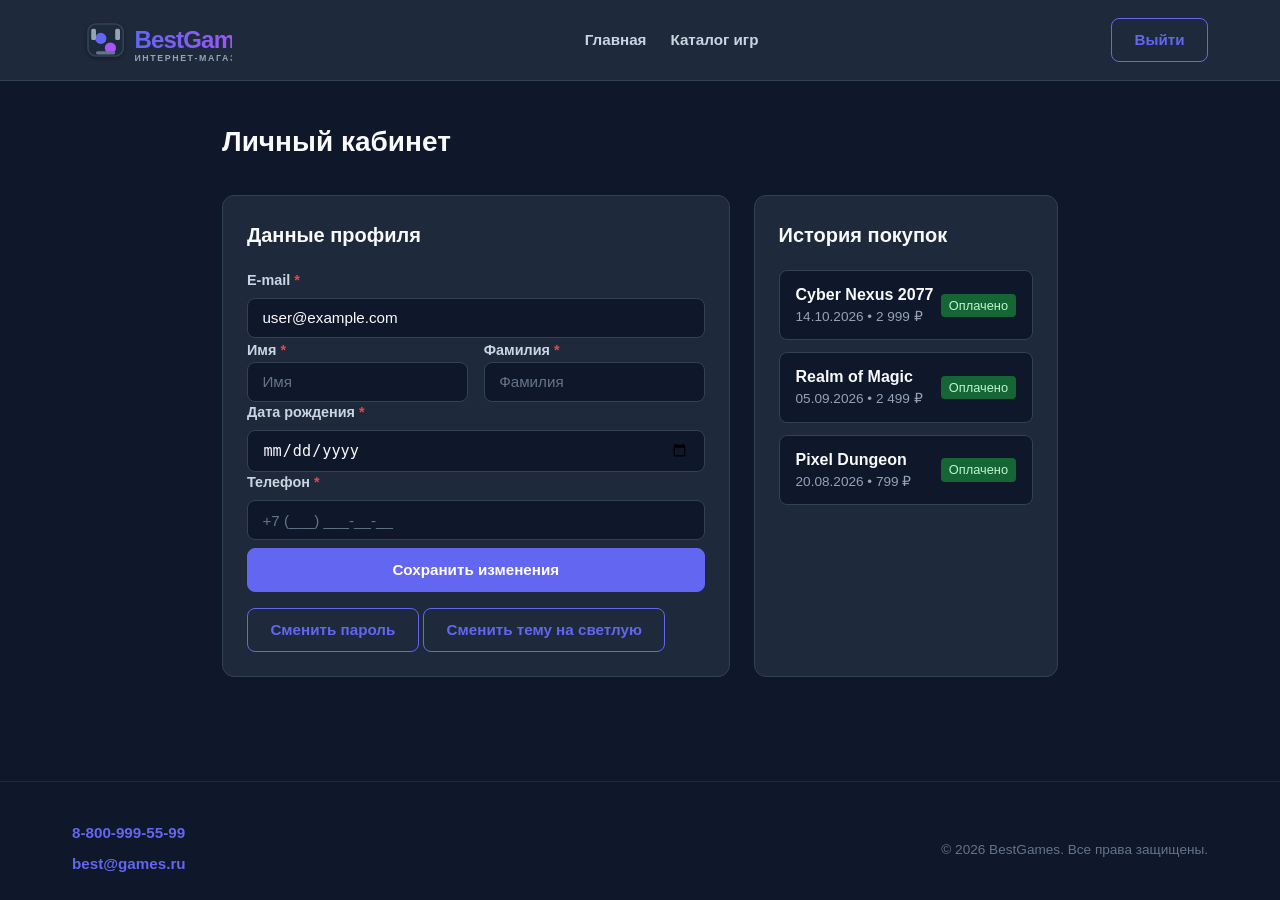
<file: profile.html>
<!DOCTYPE html>
<html lang="ru">
<head>
  <meta charset="UTF-8">
  <meta name="viewport" content="width=device-width, initial-scale=1.0">
  <title>Личный кабинет — BestGames</title>
  <meta name="description" content="Личный кабинет пользователя: данные профиля, история покупок и настройки темы.">
  <link rel="preload" as="image" href="img/logo.svg">
  <link rel="stylesheet" href="css/style.css">
  <link rel="stylesheet" href="css/responsive.css">
</head>
<body>
  <header class="header">
    <div class="container header__container">
      <a href="index.html" class="header__logo link">
        <img src="img/logo.svg" alt="Логотип BestGames" class="header__logo-img" width="200" height="60">
      </a>
      <nav class="nav header__nav">
        <ul class="nav__list list-reset">
          <li class="nav__item"><a href="index.html" class="nav__link link">Главная</a></li>
          <li class="nav__item"><a href="catalog.html" class="nav__link link">Каталог игр</a></li>
        </ul>
      </nav>
      <a href="login.html" class="btn btn--outline header__btn link">Выйти</a>
    </div>
  </header>

  <main class="profile-page">
    <div class="container profile-page__container">
      <h1 class="profile-page__title">Личный кабинет</h1>
      <div class="profile-grid">
        <!-- Блок данных профиля -->
        <div class="profile-card">
          <h2 class="profile-card__title">Данные профиля</h2>
          <form id="profileForm" class="profile-card__form" novalidate>
            <div class="form__group">
              <label class="form__label" for="profEmail">E-mail <span class="form__req">*</span></label>
              <input type="email" id="profEmail" name="email" class="form__input" value="user@example.com" readonly>
            </div>
            <div class="form__group form__group--row">
              <div class="form__half">
                <label class="form__label" for="profFirstName">Имя <span class="form__req">*</span></label>
                <input type="text" id="profFirstName" name="first_name" class="form__input" placeholder="Имя" required>
              </div>
              <div class="form__half">
                <label class="form__label" for="profLastName">Фамилия <span class="form__req">*</span></label>
                <input type="text" id="profLastName" name="last_name" class="form__input" placeholder="Фамилия" required>
              </div>
            </div>
            <div class="form__group">
              <label class="form__label" for="profBirthDate">Дата рождения <span class="form__req">*</span></label>
              <input type="date" id="profBirthDate" name="birth_date" class="form__input" required>
            </div>
            <div class="form__group">
              <label class="form__label" for="profPhone">Телефон <span class="form__req">*</span></label>
              <input type="tel" id="profPhone" name="phone" class="form__input" placeholder="+7 (___) ___-__-__" required>
            </div>
            <div class="form__actions">
              <button type="submit" class="btn btn--primary link">Сохранить изменения</button>
            </div>
          </form>
          <div class="profile-card__actions mt">
            <button class="btn btn--outline link" id="changePasswordBtn">Сменить пароль</button>
            <button class="btn btn--outline link theme-toggle" id="themeToggle">Сменить тему (тёмная/светлая)</button>
          </div>
        </div>

        <!-- История покупок -->
        <div class="profile-card purchases-card">
          <h2 class="profile-card__title">История покупок</h2>
          <div class="purchases-list" id="purchasesList">
            <!-- Записи заказов подставляются скриптом js/main.js -->
            <p class="purchases-list__empty">У вас пока нет покупок. Перейдите в каталог, чтобы выбрать игру.</p>
          </div>
        </div>
      </div>
    </div>
  </main>

  <footer class="footer">
    <div class="container footer__container">
      <div class="footer__contacts">
        <h3 class="footer__contacts-title visually-hidden">Контакты</h3>
        <a href="tel:88009995599" class="footer__phone link">8-800-999-55-99</a>
        <a href="mailto:best@games.ru" class="footer__email link">best@games.ru</a>
      </div>
      <p class="footer__copy">&copy; 2026 BestGames. Все права защищены.</p>
    </div>
  </footer>

  <script src="js/main.js"></script>
</body>
</html>
</file>
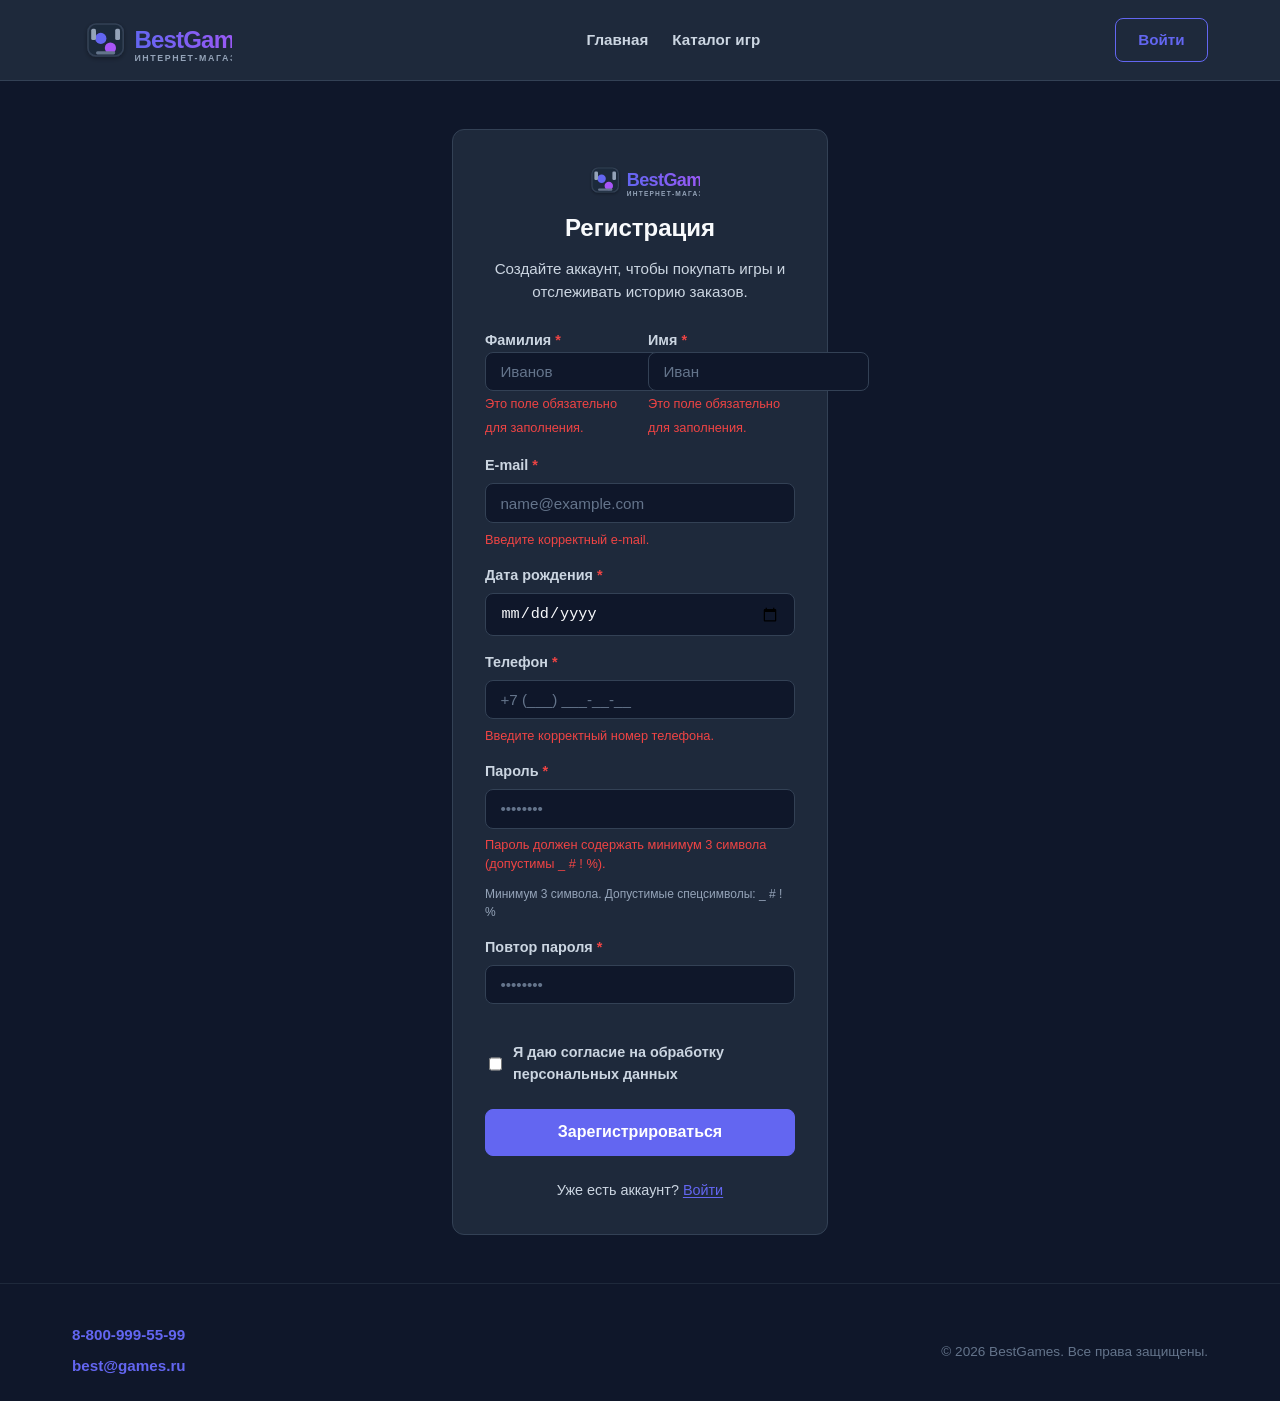
<file: register.html>
<!DOCTYPE html>
<html lang="ru">
<head>
  <meta charset="UTF-8">
  <meta name="viewport" content="width=device-width, initial-scale=1.0">
  <title>Регистрация — BestGames</title>
  <meta name="description" content="Регистрация нового пользователя в интернет-магазине BestGames.">
  <link rel="preload" as="image" href="img/logo.svg">
  <link rel="stylesheet" href="css/style.css">
  <link rel="stylesheet" href="css/responsive.css">
</head>
<body>
  <header class="header">
    <div class="container header__container">
      <a href="index.html" class="header__logo link">
        <img src="img/logo.svg" alt="Логотип BestGames" class="header__logo-img" width="200" height="60">
      </a>
      <nav class="nav header__nav">
        <ul class="nav__list list-reset">
          <li class="nav__item"><a href="index.html" class="nav__link link">Главная</a></li>
          <li class="nav__item"><a href="catalog.html" class="nav__link link">Каталог игр</a></li>
        </ul>
      </nav>
      <a href="login.html" class="btn btn--outline header__btn link">Войти</a>
    </div>
  </header>

  <main class="auth-page">
    <div class="container auth-page__container">
      <div class="auth-card">
        <div class="auth-card__brand">
          <img src="img/logo.svg" alt="Логотип BestGames" class="auth-card__logo" width="160" height="48">
          <h2 class="auth-card__title">Регистрация</h2>
          <p class="auth-card__desc">Создайте аккаунт, чтобы покупать игры и отслеживать историю заказов.</p>
        </div>
        <form id="registerForm" class="auth-card__form" action="api/register.php" method="POST" novalidate>
          <div class="form__group form__group--row">
            <div class="form__half">
              <label class="form__label" for="regLastName">Фамилия <span class="form__req">*</span></label>
              <input type="text" id="regLastName" name="last_name" class="form__input" placeholder="Иванов" required>
            </div>
            <div class="form__half">
              <label class="form__label" for="regFirstName">Имя <span class="form__req">*</span></label>
              <input type="text" id="regFirstName" name="first_name" class="form__input" placeholder="Иван" required>
            </div>
          </div>
          <div class="form__group">
            <label class="form__label" for="regEmail">E-mail <span class="form__req">*</span></label>
            <input type="email" id="regEmail" name="email" class="form__input" placeholder="name@example.com" autocomplete="email" required>
            <span class="form__error" id="regEmailError" aria-live="polite"></span>
          </div>
          <div class="form__group">
            <label class="form__label" for="regBirthDate">Дата рождения <span class="form__req">*</span></label>
            <input type="date" id="regBirthDate" name="birth_date" class="form__input" required>
          </div>
          <div class="form__group">
            <label class="form__label" for="regPhone">Телефон <span class="form__req">*</span></label>
            <input type="tel" id="regPhone" name="phone" class="form__input" placeholder="+7 (___) ___-__-__" required>
            <span class="form__error" id="regPhoneError" aria-live="polite"></span>
          </div>
          <div class="form__group form__group--password">
            <label class="form__label" for="regPassword">Пароль <span class="form__req">*</span></label>
            <input type="password" id="regPassword" name="password" class="form__input"
                   placeholder="••••••••" autocomplete="new-password" required minlength="3">
            <span class="form__error" id="regPasswordError" aria-live="polite"></span>
            <span class="form__hint">Минимум 3 символа. Допустимые спецсимволы: _ # ! %</span>
          </div>
          <div class="form__group form__group--password">
            <label class="form__label" for="regPasswordRepeat">Повтор пароля <span class="form__req">*</span></label>
            <input type="password" id="regPasswordRepeat" name="password_repeat" class="form__input"
                   placeholder="••••••••" autocomplete="new-password" required>
            <span class="form__error" id="regPasswordRepeatError" aria-live="polite"></span>
          </div>
          <div class="form__group form__group--checkbox">
            <input type="checkbox" id="regConsent" name="consent" class="form__checkbox" required>
            <label class="form__label form__label--checkbox" for="regConsent">
              Я даю согласие на обработку персональных данных
            </label>
            <span class="form__error" id="regConsentError" aria-live="polite"></span>
          </div>
          <div class="form__actions">
            <button type="submit" class="btn btn--primary btn--full auth-card__btn link">Зарегистрироваться</button>
          </div>
          <p class="auth-card__footer-text">
            Уже есть аккаунт? <a href="login.html" class="link link--inline">Войти</a>
          </p>
        </form>
      </div>
    </div>
  </main>

  <footer class="footer">
    <div class="container footer__container">
      <div class="footer__contacts">
        <h3 class="footer__contacts-title visually-hidden">Контакты</h3>
        <a href="tel:88009995599" class="footer__phone link">8-800-999-55-99</a>
        <a href="mailto:best@games.ru" class="footer__email link">best@games.ru</a>
      </div>
      <p class="footer__copy">&copy; 2026 BestGames. Все права защищены.</p>
    </div>
  </footer>

  <script src="js/main.js"></script>
  <script src="js/auth.js"></script>
</body>
</html>
</file>
<file: css/style.css>
/* ==========================================================================
   BestGames — основная таблица стилей (тёмная тема по умолчанию)
   Методология именования классов: БЭМ (block__element--modifier)
   Селекторы: только классы, без вложенности более 3 уровней.
   ========================================================================== */

/* ----- Сброс и базовые настройки ----- */
html {
  box-sizing: border-box;
  scroll-behavior: smooth;
  /* Экран 1600x900 — базовая ширина контейнера рассчитана под десктоп */
}

*,
*::before,
*::after {
  box-sizing: inherit;
}

body {
  margin: 0;
  padding: 0;
  font-family: "Open Sans", "Segoe UI", Roboto, Helvetica, Arial, sans-serif;
  font-size: 16px;
  line-height: 1.5;
  color: #f8fafc;
  background-color: #0f172a; /* тёмный фон по умолчанию */
  min-height: 100vh;
  display: flex;
  flex-direction: column;
}

img {
  display: block;
  max-width: 100%;
  height: auto;
}

a {
  color: inherit;
  text-decoration: none;
}

button {
  font-family: inherit;
  font-size: inherit;
  border: none;
  background: transparent;
  cursor: pointer;
}

.visually-hidden {
  position: absolute;
  width: 1px;
  height: 1px;
  overflow: hidden;
  clip: rect(0 0 0 0);
  clip-path: inset(50%);
  white-space: nowrap;
}

/* ----- Утилиты ----- */
.list-reset {
  margin: 0;
  padding: 0;
  list-style: none;
}

.link {
  transition: color 0.2s ease, opacity 0.2s ease;
}

.link:hover {
  opacity: 0.85;
}

.link--inline {
  color: #6366f1;
  text-decoration: underline;
  text-underline-offset: 2px;
}

.btn--full {
  width: 100%;
}

.mt {
  margin-top: 1rem;
}

/* ----- Контейнер ----- */
.container {
  width: 100%;
  max-width: 1200px;
  padding: 0 1rem;
  margin: 0 auto;
}

/* ----- Шапка сайта ----- */
.header {
  background-color: #1e293b;
  border-bottom: 1px solid #334155;
  position: sticky;
  top: 0;
  z-index: 100;
}

.header__container {
  display: flex;
  align-items: center;
  justify-content: space-between;
  gap: 1rem;
  padding-top: 0.75rem;
  padding-bottom: 0.75rem;
  flex-wrap: wrap;
}

.header__logo-img {
  width: 160px;
  height: auto;
}

.header__nav {
  display: none; /* скрыто на мобильных, показывается через responsive.css */
}

.nav__list {
  display: flex;
  gap: 1.5rem;
  align-items: center;
}

.nav__link {
  font-weight: 600;
  font-size: 0.95rem;
  color: #cbd5e1;
}

.nav__link.active,
.nav__link:hover {
  color: #6366f1;
}

.header__actions {
  display: flex;
  align-items: center;
  gap: 0.75rem;
}

.header__btn {
  font-weight: 600;
  font-size: 0.9rem;
  padding: 0.5rem 1rem;
  border: 1px solid #334155;
  border-radius: 6px;
  color: #cbd5e1;
}

.header__btn:hover {
  border-color: #6366f1;
  color: #f8fafc;
}

/* Бургер-меню (мобильная навигация) */
.burger {
  width: 32px;
  height: 24px;
  position: relative;
  display: flex;
  flex-direction: column;
  justify-content: center;
  gap: 6px;
}

.burger__line {
  display: block;
  height: 3px;
  background-color: #f8fafc;
  border-radius: 2px;
  transition: transform 0.3s ease, opacity 0.3s ease, background-color 0.3s ease;
}

.mobile-nav {
  background-color: #1e293b;
  border-top: 1px solid #334155;
}

.mobile-nav__list {
  display: flex;
  flex-direction: column;
  gap: 0;
  padding: 1rem 0;
}

.mobile-nav__link {
  display: block;
  padding: 0.75rem 1rem;
  font-weight: 600;
  font-size: 1rem;
  color: #cbd5e1;
  border-bottom: 1px solid #334155;
}

.mobile-nav__link:hover {
  color: #6366f1;
  background-color: #0f172a;
}

/* ----- Кнопки ----- */
.btn {
  display: inline-block;
  padding: 0.7rem 1.4rem;
  border-radius: 8px;
  font-weight: 700;
  font-size: 0.95rem;
  text-align: center;
  transition: background-color 0.2s ease, border-color 0.2s ease, color 0.2s ease;
  line-height: 1.3;
}

.btn--primary {
  background-color: #6366f1;
  border: 1px solid #6366f1;
  color: #ffffff;
}

.btn--primary:hover {
  background-color: #4f46e5;
  border-color: #4f46e5;
}

.btn--outline {
  background-color: transparent;
  border: 1px solid #6366f1;
  color: #6366f1;
}

.btn--outline:hover {
  background-color: #6366f1;
  color: #ffffff;
}

/* ----- Главная страница / Hero ----- */
.hero {
  padding: 4rem 0 3rem;
  background: radial-gradient(circle at top right, #1e1b4b, #0f172a);
}

.hero__container {
  display: flex;
  flex-direction: column;
  gap: 2.5rem;
  align-items: stretch;
}

.hero__content {
  max-width: 560px;
}

.hero__title {
  font-size: 2.5rem;
  font-weight: 800;
  line-height: 1.1;
  margin: 0 0 1rem;
  color: #f8fafc;
}

.hero__desc {
  font-size: 1.1rem;
  margin: 0 0 1.5rem;
  color: #cbd5e1;
}

.hero__slider {
  width: 100%;
  max-width: 640px;
  margin: 0 auto;
}

.slider {
  position: relative;
}

.slider__track {
  display: flex;
  gap: 1rem;
  overflow-x: auto;
  scroll-snap-type: x mandatory;
  scrollbar-width: none; /* Firefox */
  margin-bottom: 1rem;
}

.slider__track::-webkit-scrollbar {
  display: none; /* Chrome/Safari */
}

.slider__slide {
  flex: 0 0 auto;
  scroll-snap-align: start;
  width: min(260px, 100%);
  position: relative;
  background-color: #1e293b;
  border-radius: 12px;
  overflow: hidden;
  border: 1px solid #334155;
}

.slider__img {
  width: 100%;
  height: 180px;
  object-fit: cover;
}

.slider__card {
  position: absolute;
  bottom: 0;
  left: 0;
  right: 0;
  padding: 1rem;
  background: linear-gradient(to top, rgba(15, 23, 42, 0.95), transparent);
}

.slider__title {
  margin: 0 0 0.4rem;
  font-size: 1.15rem;
  font-weight: 700;
  color: #f8fafc;
}

.slider__price {
  margin: 0 0 0.6rem;
  font-size: 1rem;
  font-weight: 700;
  color: #fbbf24;
}

.slider__indicators {
  display: flex;
  justify-content: center;
  gap: 0.5rem;
  margin-bottom: 0.75rem;
}

.slider__indicator {
  width: 10px;
  height: 10px;
  border-radius: 50%;
  border: none;
  background-color: #475569;
  cursor: pointer;
  transition: background-color 0.2s ease, transform 0.2s ease;
}

.slider__indicator--active {
  background-color: #6366f1;
  transform: scale(1.2);
}

.slider__control {
  position: absolute;
  top: 50%;
  transform: translateY(-50%);
  width: 36px;
  height: 36px;
  border-radius: 50%;
  border: 1px solid #334155;
  background-color: #1e293b;
  color: #f8fafc;
  font-size: 1rem;
  display: flex;
  align-items: center;
  justify-content: center;
  cursor: pointer;
  transition: background-color 0.2s ease, border-color 0.2s ease;
}

.slider__control:hover {
  background-color: #334155;
  border-color: #6366f1;
}

.slider__btn-prev {
  left: 0.5rem;
}

.slider__btn-next {
  right: 0.5rem;
}

/* ----- Быстрый поиск ----- */
.search {
  padding: 2.5rem 0;
  background-color: #0f172a;
}

.search__container {
  max-width: 640px;
  margin: 0 auto;
}

.search__title {
  margin-bottom: 1rem;
}

.search__form {
  display: flex;
  gap: 0.75rem;
  align-items: stretch;
}

.search__label {
  position: absolute;
  width: 1px;
  height: 1px;
  overflow: hidden;
  clip: rect(0 0 0 0);
}

.search__input {
  flex: 1;
  min-width: 0;
  padding: 0.75rem 1rem;
  border: 1px solid #334155;
  border-radius: 8px;
  background-color: #1e293b;
  color: #f8fafc;
  font-size: 1rem;
}

.search__input:focus {
  outline: 2px solid #6366f1;
  border-color: #6366f1;
}

.search__btn {
  padding: 0.75rem 1.4rem;
  white-space: nowrap;
}

.search__hint {
  margin: 0.75rem 0 0;
  font-size: 0.9rem;
  color: #94a3b8;
}

/* ----- Преимущества ----- */
.advantages {
  padding: 4rem 0;
}

.advantages__title {
  font-size: 1.75rem;
  font-weight: 800;
  text-align: center;
  margin: 0 0 2.5rem;
  color: #f8fafc;
}

.advantages__list {
  display: flex;
  flex-wrap: wrap;
  gap: 1.5rem;
  justify-content: center;
}

.advantages__item {
  flex: 1 1 220px;
  max-width: 260px;
  background-color: #1e293b;
  border: 1px solid #334155;
  border-radius: 12px;
  padding: 1.5rem;
  text-align: center;
}

.advantages__emoji {
  font-size: 2rem;
  margin-bottom: 0.75rem;
  display: block;
}

.advantages__item-title {
  font-size: 1.1rem;
  font-weight: 700;
  margin: 0 0 0.6rem;
  color: #f8fafc;
}

.advantages__item-text {
  font-size: 0.95rem;
  margin: 0;
  color: #cbd5e1;
}

/* ----- Каталог (главная + страница каталога) ----- */
.catalog,
.catalog-page {
  padding: 3rem 0;
}

.catalog__header {
  display: flex;
  align-items: center;
  justify-content: space-between;
  margin-bottom: 1.75rem;
  flex-wrap: wrap;
  gap: 1rem;
}

.catalog__title {
  font-size: 1.75rem;
  font-weight: 800;
  margin: 0;
  color: #f8fafc;
}

.catalog__more {
  font-weight: 700;
  color: #6366f1;
  font-size: 1rem;
}

.catalog__grid {
  display: grid;
  grid-template-columns: repeat(auto-fill, minmax(200px, 1fr));
  gap: 1.5rem;
}

.card {
  background-color: #1e293b;
  border: 1px solid #334155;
  border-radius: 12px;
  overflow: hidden;
  display: flex;
  flex-direction: column;
  transition: transform 0.2s ease, border-color 0.2s ease;
}

.card:hover {
  transform: translateY(-4px);
  border-color: #6366f1;
}

.card__img {
  width: 100%;
  height: 200px;
  object-fit: cover;
  background-color: #334155;
}

.card__body {
  padding: 1rem;
  display: flex;
  flex-direction: column;
  gap: 0.5rem;
}

.card__title {
  font-size: 1rem;
  font-weight: 700;
  margin: 0;
  color: #f8fafc;
}

.card__meta {
  font-size: 0.85rem;
  color: #94a3b8;
  margin: 0;
}

.card__price {
  font-size: 1.05rem;
  font-weight: 700;
  color: #fbbf24;
  margin: 0.25rem 0 0;
}

.card__btn {
  margin-top: auto;
  padding: 0.55rem 1rem;
  font-size: 0.85rem;
  width: auto;
  align-self: flex-start;
}

/* Фильтры каталога */
.catalog-filters {
  display: flex;
  flex-wrap: wrap;
  gap: 0.5rem;
  margin-bottom: 1.5rem;
}

.filter-btn {
  padding: 0.5rem 1rem;
  border: 1px solid #334155;
  border-radius: 9999px;
  background-color: #1e293b;
  color: #cbd5e1;
  font-weight: 600;
  font-size: 0.9rem;
  cursor: pointer;
  transition: all 0.2s ease;
}

.filter-btn:hover {
  border-color: #6366f1;
  color: #f8fafc;
}

.filter-btn--active {
  background-color: #6366f1;
  border-color: #6366f1;
  color: #ffffff;
}

.catalog-filters__hint {
  margin: 0 0 0.5rem;
  font-size: 0.9rem;
  color: #94a3b8;
}

/* ----- Партнёры ----- */
.partners {
  padding: 3rem 0;
  background-color: #0f172a;
}

.partners__title {
  font-size: 1.75rem;
  font-weight: 800;
  text-align: center;
  margin: 0 0 2rem;
  color: #f8fafc;
}

.partners__grid {
  display: flex;
  flex-wrap: wrap;
  gap: 1.5rem;
  justify-content: center;
  align-items: center;
}

.partners__item {
  flex: 0 0 auto;
  opacity: 0.7;
  transition: opacity 0.2s ease, transform 0.2s ease;
}

.partners__item:hover {
  opacity: 1;
  transform: scale(1.05);
}

.partners__logo {
  display: block;
}

/* ----- Подвал ----- */
.footer {
  margin-top: auto;
  background-color: #0f172a;
  border-top: 1px solid #1e293b;
  padding: 2.5rem 0 1.5rem;
  color: #94a3b8;
}

.footer__container {
  display: flex;
  flex-direction: column;
  gap: 1.5rem;
  align-items: stretch;
}

.footer__brand {
  display: flex;
  flex-direction: column;
  gap: 0.5rem;
}

.footer__slogan {
  font-size: 0.9rem;
  margin: 0;
  color: #94a3b8;
  max-width: 300px;
}

.footer__nav-list {
  display: flex;
  flex-wrap: wrap;
  gap: 1.25rem;
  justify-content: center;
}

.footer__nav-link {
  font-weight: 600;
  font-size: 0.9rem;
  color: #cbd5e1;
}

.footer__contacts {
  display: flex;
  flex-direction: column;
  gap: 0.5rem;
  align-items: center;
  text-align: center;
}

.footer__contacts-title {
  font-size: 0.95rem;
  font-weight: 700;
  margin: 0;
  color: #f8fafc;
}

.footer__phone,
.footer__email {
  font-size: 0.95rem;
  font-weight: 700;
  color: #6366f1;
}

.footer__copy {
  font-size: 0.85rem;
  margin-top: 1rem;
  color: #64748b;
}

/* ----- Страницы авторизации и профиля ----- */
.auth-page {
  padding: 2.5rem 0;
  min-height: 60vh;
  display: flex;
  align-items: center;
}

.auth-page__container {
  max-width: 440px;
  margin: 0 auto;
}

.auth-card {
  background-color: #1e293b;
  border: 1px solid #334155;
  border-radius: 12px;
  padding: 2rem;
}

.auth-card__brand {
  display: flex;
  flex-direction: column;
  align-items: center;
  gap: 0.75rem;
  margin-bottom: 1.5rem;
  text-align: center;
}

.auth-card__logo {
  width: 120px;
  height: auto;
}

.auth-card__title {
  font-size: 1.5rem;
  font-weight: 800;
  margin: 0;
  color: #f8fafc;
}

.auth-card__desc {
  font-size: 0.95rem;
  margin: 0;
  color: #cbd5e1;
  max-width: 340px;
}

.auth-card__form {
  display: flex;
  flex-direction: column;
  gap: 1rem;
}

.form__group {
  display: flex;
  flex-direction: column;
  gap: 0.4rem;
}

.form__label {
  font-size: 0.9rem;
  font-weight: 600;
  color: #cbd5e1;
}

.form__req {
  color: #ef4444;
}

.form__input {
  padding: 0.65rem 0.9rem;
  border: 1px solid #334155;
  border-radius: 8px;
  background-color: #0f172a;
  color: #f8fafc;
  font-size: 0.95rem;
}

.form__input:focus {
  outline: 2px solid #6366f1;
  border-color: #6366f1;
}

.form__input::placeholder {
  color: #64748b;
}

.form__group--row {
  flex-direction: row;
  gap: 1rem;
}

.form__half {
  flex: 1;
  min-width: 0;
}

.form__textarea {
  resize: vertical;
  font-family: inherit;
}

.form__error {
  font-size: 0.8rem;
  color: #ef4444;
  min-height: 1.2em;
}

.form__hint {
  font-size: 0.75rem;
  color: #94a3b8;
  margin-top: 0.3rem;
}

.form__group--checkbox {
  flex-direction: row;
  align-items: center;
  gap: 0.5rem;
}

.form__checkbox {
  width: 18px;
  height: 18px;
  accent-color: #6366f1;
}

.form__label--checkbox {
  font-size: 0.9rem;
  color: #cbd5e1;
  cursor: pointer;
}

.form__actions {
  display: flex;
  flex-direction: column;
  gap: 0.75rem;
  margin-top: 0.5rem;
}

.auth-card__btn {
  padding: 0.75rem;
  font-size: 1rem;
}

.auth-card__footer-text {
  font-size: 0.9rem;
  color: #cbd5e1;
  text-align: center;
  margin: 0.5rem 0 0;
}

/* ----- Личный кабинет ----- */
.profile-page {
  padding: 2.5rem 0;
}

.profile-page__container {
  max-width: 900px;
  margin: 0 auto;
}

.profile-page__title {
  font-size: 1.75rem;
  font-weight: 800;
  margin: 0 0 2rem;
  color: #f8fafc;
}

.profile-grid {
  display: grid;
  grid-template-columns: 1fr;
  gap: 1.5rem;
}

.profile-card {
  background-color: #1e293b;
  border: 1px solid #334155;
  border-radius: 12px;
  padding: 1.5rem;
}

.profile-card__title {
  font-size: 1.25rem;
  font-weight: 800;
  margin: 0 0 1.25rem;
  color: #f8fafc;
}

.purchases-list {
  display: flex;
  flex-direction: column;
  gap: 0.75rem;
}

.purchases-list__empty {
  margin: 0;
  color: #94a3b8;
  font-style: italic;
}

/* ----- Админ-панель ----- */
.admin-page {
  padding: 2.5rem 0;
}

.admin-page__container {
  max-width: 980px;
  margin: 0 auto;
}

.admin-header {
  display: flex;
  flex-direction: column;
  gap: 0.4rem;
  margin-bottom: 1.75rem;
}

.admin-header__title {
  font-size: 1.75rem;
  font-weight: 800;
  margin: 0;
  color: #f8fafc;
}

.admin-header__desc {
  font-size: 0.95rem;
  margin: 0;
  color: #cbd5e1;
}

.admin-grid {
  display: grid;
  grid-template-columns: 1fr;
  gap: 1.5rem;
}

.admin-card {
  background-color: #1e293b;
  border: 1px solid #334155;
  border-radius: 12px;
  padding: 1.5rem;
}

.admin-card__title {
  font-size: 1.25rem;
  font-weight: 800;
  margin: 0 0 1rem;
  color: #f8fafc;
}

.admin-message {
  margin-top: 1rem;
  padding: 0.75rem;
  border-radius: 8px;
  font-size: 0.9rem;
}

.admin-message--success {
  background-color: #166534;
  color: #dcfce7;
  border: 1px solid #22c55e;
}

.admin-message--error {
  background-color: #7f1d1d;
  color: #fecaca;
  border: 1px solid #ef4444;
}

.games-list {
  display: flex;
  flex-direction: column;
  gap: 0.75rem;
}

/* ==========================================================================
   Конец основных стилей (тёмная тема)
   ========================================================================== */
</file>
<file: css/responsive.css>
/* ==========================================================================
   BestGames — адаптивность (медиазапросы)
   Контрольные точки: 360px (мобильный), 768px (планшет), 1920px (широкий десктоп).
   ========================================================================== */

/* Базовые стили уже ориентированы на мобильные (контейнер padding 1rem,
   один столбец карточек, бургер-меню). Здесь уточняем отображение
   на больших экранах и планшетах. */

/* ----- Планшет и выше (от 768px) ----- */
@media (min-width: 768px) {
  .container {
    padding: 0 2rem;
  }

  .header__container {
    padding-top: 1rem;
    padding-bottom: 1rem;
    flex-wrap: nowrap;
  }

  .header__nav {
    display: block;
  }

  .burger {
    display: none;
  }

  .mobile-nav {
    display: none;
  }

  .hero {
    padding: 6rem 0 5rem;
  }

  .hero__container {
    flex-direction: row;
    align-items: center;
    gap: 3rem;
  }

  .hero__content {
    max-width: 520px;
  }

  .hero__title {
    font-size: 3.2rem;
  }

  .hero__desc {
    font-size: 1.2rem;
  }

  .hero__slider {
    margin: 0;
    max-width: none;
  }

  .slider__track {
    gap: 1.5rem;
  }

  .slider__slide {
    width: min(300px, 100%);
  }

  .slider__img {
    height: 220px;
  }

  .search__form {
    gap: 1rem;
  }

  .advantages__list {
    gap: 2rem;
    justify-content: flex-start;
  }

  .advantages__item {
    flex: 0 0 auto;
    width: 250px;
    max-width: none;
    padding: 2rem;
  }

  .catalog__grid {
    grid-template-columns: repeat(auto-fill, minmax(240px, 1fr));
    gap: 2rem;
  }

  .card__img {
    height: 240px;
  }

  .partners__grid {
    gap: 2.5rem;
  }

  .footer__container {
    flex-direction: row;
    justify-content: space-between;
    align-items: center;
  }

  .footer__brand,
  .footer__contacts {
    align-items: flex-start;
    text-align: left;
  }

  .profile-grid {
    grid-template-columns: 1fr 1fr;
  }

  .admin-grid {
    grid-template-columns: 1fr 1fr;
  }

  .auth-page {
    padding: 3rem 0;
  }
}

/* ----- Широкий десктоп (от 1920px) ----- */
@media (min-width: 1920px) {
  .container {
    max-width: 1600px;
  }

  .hero__title {
    font-size: 4rem;
  }

  .advantages__title,
  .catalog__title,
  .catalog-page__title,
  .partners__title,
  .profile-page__title,
  .admin-header__title {
    font-size: 2.2rem;
  }

  .catalog__grid {
    grid-template-columns: repeat(auto-fill, minmax(280px, 1fr));
    gap: 2.5rem;
  }

  .card__img {
    height: 260px;
  }
}

/* ----- Мелкие экраны (до 360px) ----- */
@media (max-width: 360px) {
  .hero__title {
    font-size: 1.8rem;
  }

  .slider__slide {
    width: min(220px, 100%);
  }

  .card__img {
    height: 160px;
  }

  .auth-card,
  .profile-card,
  .admin-card {
    padding: 1.25rem;
  }
}
</file>
<file: css/light.css>
/* ==========================================================================
   BestGames — светлая тема (index_light.html)
   Переопределяет переменные/цвета основного style.css.
   Отличия от тёмной темы (минимум 4):
     1. Фон страницы — светлый (#f8fafc вместо #0f172a).
     2. Текст — тёмный (#0f172a вместо #f8fafc).
     3. Карточки/панели — светло-серый (#ffffff) с тёмной рамкой.
     4. Акцентный цвет кнопок сохранён, но текст в навигации — тёмный.
   ========================================================================== */

.theme-light {
  color: #0f172a;
  background-color: #f8fafc;
}

.theme-light .header {
  background-color: #ffffff;
  border-bottom-color: #e2e8f0;
}

.theme-light .nav__link {
  color: #475569;
}

.theme-light .nav__link.active,
.theme-light .nav__link:hover {
  color: #6366f1;
}

.theme-light .header__btn {
  border-color: #cbd5e1;
  color: #475569;
}

.theme-light .header__btn:hover {
  border-color: #6366f1;
  color: #ffffff;
  background-color: #6366f1;
}

.theme-light .burger__line {
  background-color: #0f172a;
}

.theme-light .mobile-nav {
  background-color: #ffffff;
  border-top-color: #e2e8f0;
}

.theme-light .mobile-nav__link {
  color: #475569;
  border-bottom-color: #e2e8f0;
}

.theme-light .mobile-nav__link:hover {
  color: #6366f1;
  background-color: #f1f5f9;
}

.theme-light .btn--outline {
  border-color: #6366f1;
  color: #6366f1;
}

.theme-light .btn--outline:hover {
  background-color: #6366f1;
  color: #ffffff;
}

.theme-light .hero {
  background: radial-gradient(circle at top right, #e2e8f0, #f8fafc);
}

.theme-light .hero__title,
.theme-light .hero__desc {
  color: #0f172a;
}

.theme-light .hero__desc {
  color: #475569;
}

.theme-light .slider__slide {
  background-color: #ffffff;
  border-color: #e2e8f0;
}

.theme-light .slider__title {
  color: #0f172a;
}

.theme-light .slider__price {
  color: #b45309;
}

.theme-light .slider__card {
  background: linear-gradient(to top, rgba(248, 250, 252, 0.95), transparent);
}

.theme-light .slider__control {
  border-color: #e2e8f0;
  background-color: #ffffff;
  color: #0f172a;
}

.theme-light .slider__control:hover {
  background-color: #f1f5f9;
  border-color: #6366f1;
}

.theme-light .search {
  background-color: #f1f5f9;
}

.theme-light .search__input {
  background-color: #ffffff;
  border-color: #cbd5e1;
  color: #0f172a;
}

.theme-light .search__hint {
  color: #64748b;
}

.theme-light .advantages__item {
  background-color: #ffffff;
  border-color: #e2e8f0;
}

.theme-light .advantages__item-title {
  color: #0f172a;
}

.theme-light .advantages__item-text {
  color: #475569;
}

.theme-light .catalog__title,
.theme-light .catalog-page__title,
.theme-light .advantages__title,
.theme-light .partners__title,
.theme-light .profile-page__title,
.theme-light .admin-header__title {
  color: #0f172a;
}

.theme-light .card,
.theme-light .profile-card,
.theme-light .admin-card,
.theme-light .auth-card {
  background-color: #ffffff;
  border-color: #e2e8f0;
}

.theme-light .card__title,
.theme-light .profile-card__title,
.theme-light .admin-card__title,
.theme-light .auth-card__title {
  color: #0f172a;
}

.theme-light .card__meta,
.theme-light .footer__slogan,
.theme-light .auth-card__desc,
.theme-light .admin-header__desc {
  color: #64748b;
}

.theme-light .filter-btn {
  background-color: #ffffff;
  border-color: #cbd5e1;
  color: #475569;
}

.theme-light .filter-btn--active {
  background-color: #6366f1;
  border-color: #6366f1;
  color: #ffffff;
}

.theme-light .catalog-filters__hint {
  color: #64748b;
}

.theme-light .footer {
  background-color: #f1f5f9;
  border-top-color: #e2e8f0;
  color: #64748b;
}

.theme-light .footer__contacts-title {
  color: #0f172a;
}

.theme-light .footer__nav-link {
  color: #475569;
}

.theme-light .footer__phone,
.theme-light .footer__email {
  color: #6366f1;
}

.theme-light .footer__copy {
  color: #94a3b8;
}

.theme-light .form__input {
  background-color: #ffffff;
  border-color: #cbd5e1;
  color: #0f172a;
}

.theme-light .form__label {
  color: #475569;
}

.theme-light .form__error {
  color: #dc2626;
}

.theme-light .auth-card__footer-text {
  color: #475569;
}

.theme-light .purchases-list__empty {
  color: #64748b;
}

.theme-light .admin-message--success {
  background-color: #166534;
  color: #bbf7d0;
}

.theme-light .admin-message--error {
  background-color: #7f1d1d;
  color: #fecaca;
}
</file>
